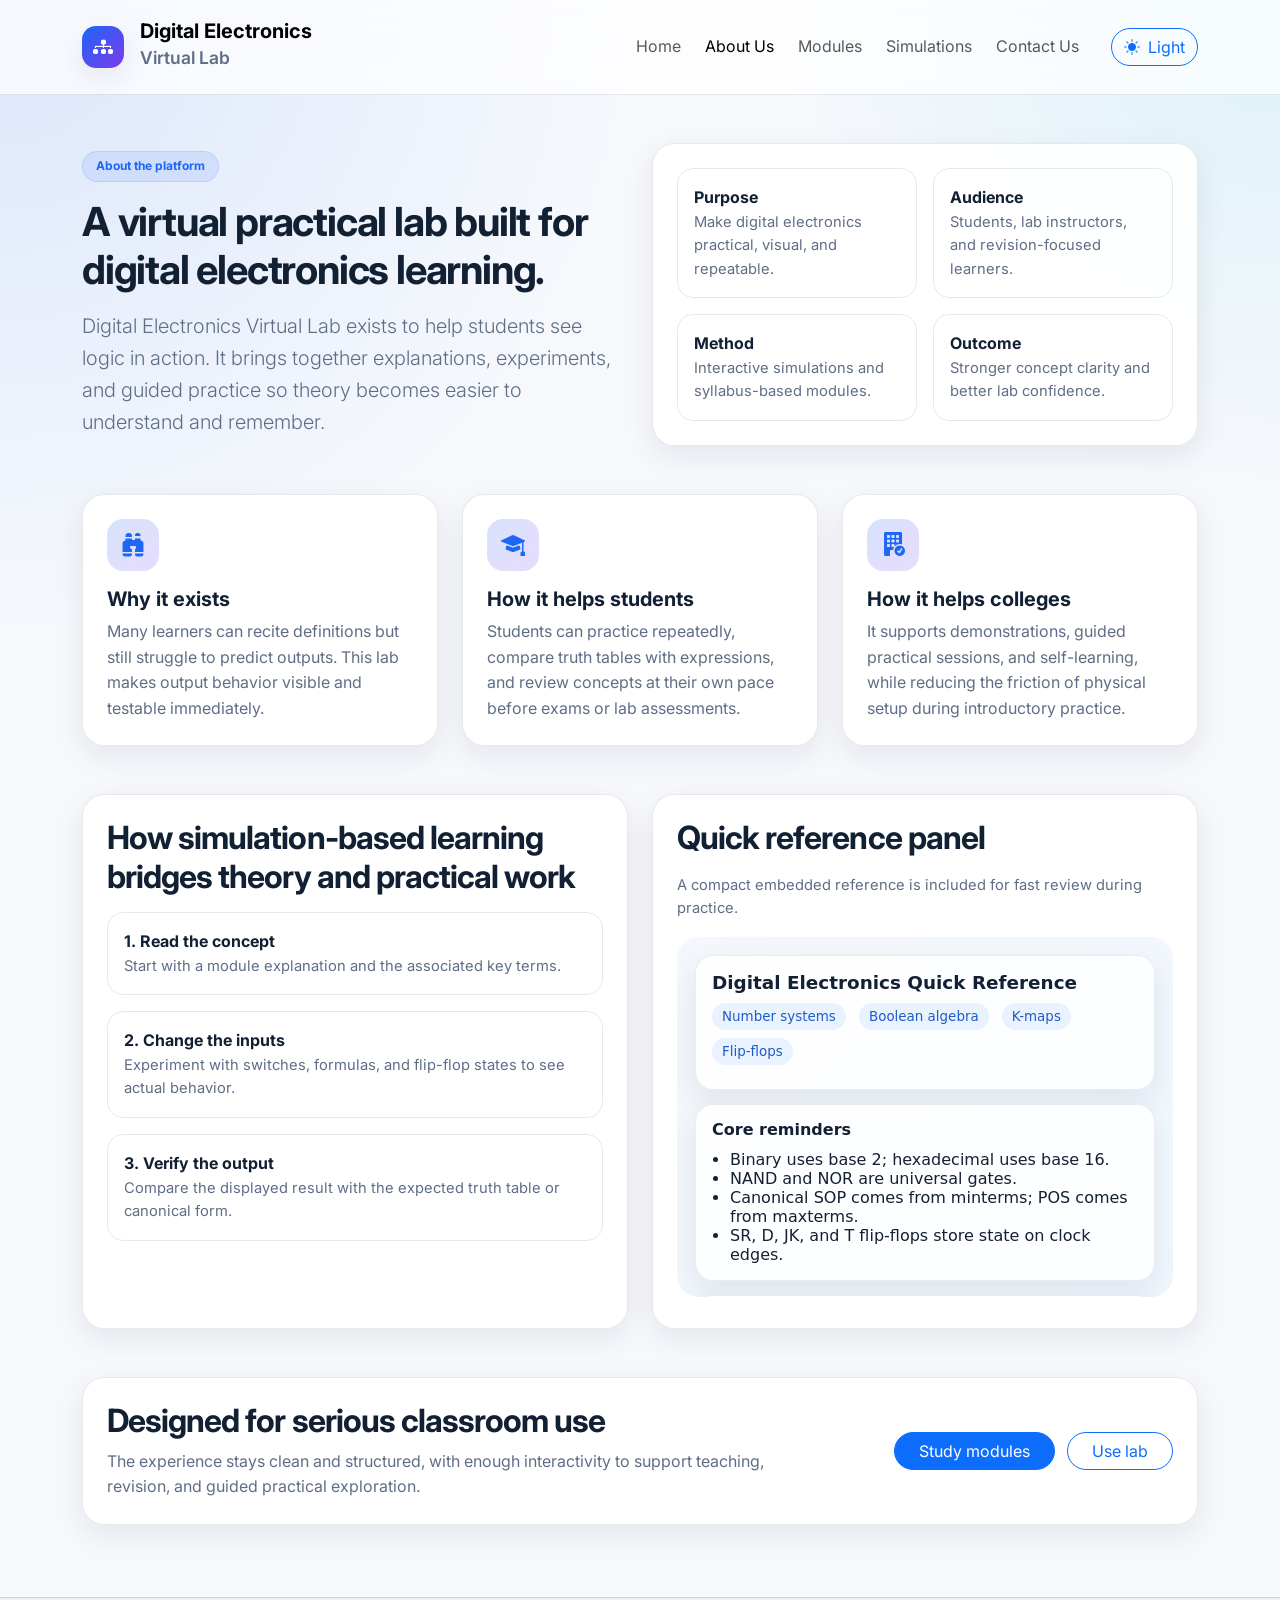
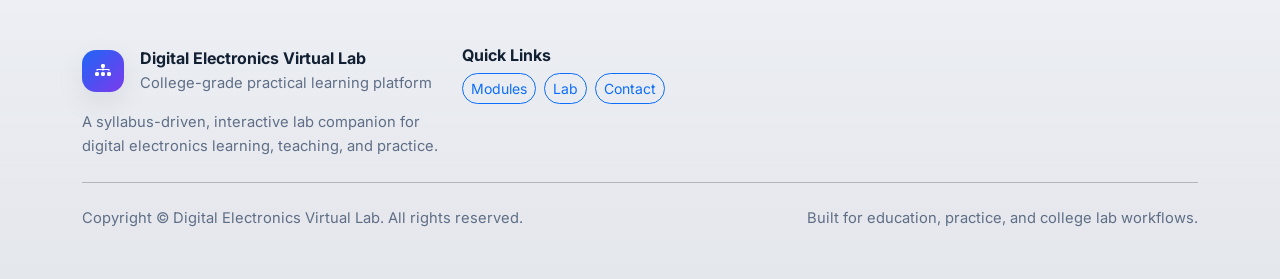
<file: digital-electronics-virtual-lab/about.html>
<!--
Developer: Tejas Kamble
Email: tejasksocials@gmail.com
Website: https://tejas-personal-portfolio-dev.vercel.app/
LinkedIn: https://www.linkedin.com/in/tejas-kamble-5342443b1?utm_source=share_via&utm_content=profile&utm_medium=member_android
Instagram: https://www.instagram.com/tejasworkspace_u1?igsh=MXRzcG55N3psbWxzbw==
GitHub: https://github.com/tejasworkspacews1-ui
-->
<!DOCTYPE html>
<html lang="en">
<head>
  <meta charset="UTF-8">
  <meta name="viewport" content="width=device-width, initial-scale=1.0">
  <meta name="description" content="Digital Electronics Virtual Lab - a college-grade interactive learning platform for digital electronics.">
  <title>About Us | Digital Electronics Virtual Lab</title>
  <link href="https://cdn.jsdelivr.net/npm/bootstrap@5.3.3/dist/css/bootstrap.min.css" rel="stylesheet">
  <link href="https://cdn.jsdelivr.net/npm/bootstrap-icons@1.11.3/font/bootstrap-icons.min.css" rel="stylesheet">
  <link rel="preconnect" href="https://fonts.googleapis.com">
  <link rel="preconnect" href="https://fonts.gstatic.com" crossorigin>
  <link href="https://fonts.googleapis.com/css2?family=Inter:wght@400;500;600;700;800;900&display=swap" rel="stylesheet">
  <link href="assets/css/style.css" rel="stylesheet">
  <!--
Developer: Tejas Kamble
Email: tejasksocials@gmail.com
Website: https://tejas-personal-portfolio-dev.vercel.app/
LinkedIn: https://www.linkedin.com/in/tejas-kamble-5342443b1?utm_source=share_via&amp;utm_content=profile&amp;utm_medium=member_android
Instagram: https://www.instagram.com/tejasworkspace_u1?igsh=MXRzcG55N3psbWxzbw==
GitHub: https://github.com/tejasworkspacews1-ui
-->
</head>
<body>
  <nav class="navbar navbar-expand-lg sticky-top navbar-glass py-3">
    <div class="container">
      <a class="navbar-brand fw-bold d-flex align-items-center gap-3" href="index.html">
        <span class="brand-mark"><i class="bi bi-diagram-3-fill"></i></span>
        <span>
          <span class="d-block lh-1">Digital Electronics</span>
          <small class="text-muted-custom fw-semibold">Virtual Lab</small>
        </span>
      </a>
      <div class="d-flex align-items-center gap-2 order-lg-2">
        <button class="btn btn-outline-primary rounded-pill d-none d-lg-inline-flex align-items-center gap-2" data-theme-toggle type="button">
          <i class="bi bi-sun-fill" data-theme-icon></i> <span data-theme-label>Light</span>
        </button>
        <button class="btn btn-primary rounded-pill d-lg-none" type="button" data-bs-toggle="offcanvas" data-bs-target="#mobileMenu" aria-controls="mobileMenu">
          <i class="bi bi-list"></i>
        </button>
      </div>
      <div class="collapse navbar-collapse d-none d-lg-block">
        <ul class="navbar-nav ms-auto align-items-lg-center gap-lg-2">
          <li class="nav-item"><a class="nav-link " href="index.html">Home</a></li>
          <li class="nav-item"><a class="nav-link active" href="about.html">About Us</a></li>
          <li class="nav-item"><a class="nav-link " href="modules.html">Modules</a></li>
          <li class="nav-item"><a class="nav-link " href="simulations.html">Simulations</a></li>
          <li class="nav-item"><a class="nav-link " href="contact.html">Contact Us</a></li>
          <li class="nav-item ms-lg-3">
            <div id="google_translate_element" class="small"></div>
          </li>
        </ul>
      </div>
    </div>
  </nav>

  <div class="offcanvas offcanvas-end" tabindex="-1" id="mobileMenu" aria-labelledby="mobileMenuLabel">
    <div class="offcanvas-header">
      <h5 class="offcanvas-title" id="mobileMenuLabel">Digital Electronics Virtual Lab</h5>
      <button type="button" class="btn-close" data-bs-dismiss="offcanvas" aria-label="Close"></button>
    </div>
    <div class="offcanvas-body d-flex flex-column gap-3">
      <a class="btn btn-outline-primary rounded-pill" href="index.html">Home</a>
      <a class="btn btn-outline-primary rounded-pill" href="about.html">About Us</a>
      <a class="btn btn-outline-primary rounded-pill" href="modules.html">Modules</a>
      <a class="btn btn-outline-primary rounded-pill" href="simulations.html">Simulations</a>
      <a class="btn btn-outline-primary rounded-pill" href="contact.html">Contact Us</a>
      <div id="google_translate_element_mobile"></div>
      <button class="btn btn-dark rounded-pill mt-2" data-theme-toggle type="button">
        <i class="bi bi-sun-fill" data-theme-icon></i> <span data-theme-label>Light</span> Mode
      </button>
    </div>
  </div>

  <main>
    
<section class="container py-5">
  <div class="row align-items-center g-4">
    <div class="col-lg-6">
      <span class="badge badge-soft mb-3">About the platform</span>
      <h1 class="display-6 fw-bold section-title mb-3">A virtual practical lab built for digital electronics learning.</h1>
      <p class="lead text-muted-custom mb-0">
        Digital Electronics Virtual Lab exists to help students see logic in action. It brings together explanations, experiments, and guided practice so theory becomes easier to understand and remember.
      </p>
    </div>
    <div class="col-lg-6">
      <div class="card-soft p-4">
        <div class="row g-3">
          <div class="col-md-6"><div class="p-3 rounded-4 border h-100" style="border-color: var(--border) !important;"><strong>Purpose</strong><p class="small-muted mb-0">Make digital electronics practical, visual, and repeatable.</p></div></div>
          <div class="col-md-6"><div class="p-3 rounded-4 border h-100" style="border-color: var(--border) !important;"><strong>Audience</strong><p class="small-muted mb-0">Students, lab instructors, and revision-focused learners.</p></div></div>
          <div class="col-md-6"><div class="p-3 rounded-4 border h-100" style="border-color: var(--border) !important;"><strong>Method</strong><p class="small-muted mb-0">Interactive simulations and syllabus-based modules.</p></div></div>
          <div class="col-md-6"><div class="p-3 rounded-4 border h-100" style="border-color: var(--border) !important;"><strong>Outcome</strong><p class="small-muted mb-0">Stronger concept clarity and better lab confidence.</p></div></div>
        </div>
      </div>
    </div>
  </div>
</section>

<section class="container pb-4">
  <div class="row g-4">
    <div class="col-lg-4">
      <div class="card-soft p-4 h-100 hover-lift">
        <div class="feature-icon"><i class="bi bi-binoculars-fill fs-4"></i></div>
        <h2 class="h5 fw-bold">Why it exists</h2>
        <p class="text-muted-custom mb-0">Many learners can recite definitions but still struggle to predict outputs. This lab makes output behavior visible and testable immediately.</p>
      </div>
    </div>
    <div class="col-lg-4">
      <div class="card-soft p-4 h-100 hover-lift">
        <div class="feature-icon"><i class="bi bi-mortarboard-fill fs-4"></i></div>
        <h2 class="h5 fw-bold">How it helps students</h2>
        <p class="text-muted-custom mb-0">Students can practice repeatedly, compare truth tables with expressions, and review concepts at their own pace before exams or lab assessments.</p>
      </div>
    </div>
    <div class="col-lg-4">
      <div class="card-soft p-4 h-100 hover-lift">
        <div class="feature-icon"><i class="bi bi-building-fill-check fs-4"></i></div>
        <h2 class="h5 fw-bold">How it helps colleges</h2>
        <p class="text-muted-custom mb-0">It supports demonstrations, guided practical sessions, and self-learning, while reducing the friction of physical setup during introductory practice.</p>
      </div>
    </div>
  </div>
</section>

<section class="container py-4">
  <div class="row g-4 align-items-stretch">
    <div class="col-lg-6">
      <div class="card-soft p-4 h-100">
        <h2 class="section-title fw-bold mb-3">How simulation-based learning bridges theory and practical work</h2>
        <div class="vstack gap-3">
          <div class="p-3 rounded-4 border" style="border-color: var(--border) !important;">
            <strong>1. Read the concept</strong>
            <p class="small-muted mb-0">Start with a module explanation and the associated key terms.</p>
          </div>
          <div class="p-3 rounded-4 border" style="border-color: var(--border) !important;">
            <strong>2. Change the inputs</strong>
            <p class="small-muted mb-0">Experiment with switches, formulas, and flip-flop states to see actual behavior.</p>
          </div>
          <div class="p-3 rounded-4 border" style="border-color: var(--border) !important;">
            <strong>3. Verify the output</strong>
            <p class="small-muted mb-0">Compare the displayed result with the expected truth table or canonical form.</p>
          </div>
        </div>
      </div>
    </div>
    <div class="col-lg-6">
      <div class="card-soft p-4 h-100 iframe-card">
        <h2 class="section-title fw-bold mb-3">Quick reference panel</h2>
        <p class="small-muted">A compact embedded reference is included for fast review during practice.</p>
        <iframe src="assets/reference-panel.html" title="Digital Electronics reference panel"></iframe>
      </div>
    </div>
  </div>
</section>

<section class="container py-4">
  <div class="card-soft p-4">
    <div class="row g-3 align-items-center">
      <div class="col-lg-8">
        <h2 class="section-title fw-bold mb-2">Designed for serious classroom use</h2>
        <p class="text-muted-custom mb-0">The experience stays clean and structured, with enough interactivity to support teaching, revision, and guided practical exploration.</p>
      </div>
      <div class="col-lg-4 text-lg-end">
        <a href="modules.html" class="btn btn-primary rounded-pill px-4 me-2">Study modules</a>
        <a href="simulations.html" class="btn btn-outline-primary rounded-pill px-4">Use lab</a>
      </div>
    </div>
  </div>
</section>

  </main>

  <footer class="footer-shell mt-5 py-5">
    <div class="container">
      <div class="row g-4 align-items-start">
        <div class="col-lg-4">
          <div class="d-flex align-items-center gap-3 mb-3">
            <span class="brand-mark"><i class="bi bi-diagram-3-fill"></i></span>
            <div>
              <div class="fw-bold">Digital Electronics Virtual Lab</div>
              <div class="small-muted">College-grade practical learning platform</div>
            </div>
          </div>
          <p class="small-muted mb-0">A syllabus-driven, interactive lab companion for digital electronics learning, teaching, and practice.</p>
        </div>
        <div class="col-lg-4">
          <h2 class="h6 fw-bold">Quick Links</h2>
          <div class="d-flex flex-wrap gap-2">
            <a class="btn btn-sm btn-outline-primary rounded-pill" href="modules.html">Modules</a>
            <a class="btn btn-sm btn-outline-primary rounded-pill" href="simulations.html">Lab</a>
            <a class="btn btn-sm btn-outline-primary rounded-pill" href="contact.html">Contact</a>
          </div>
        </div>
        <!-- <div class="col-lg-4">
          <h2 class="h6 fw-bold">Developer Credit</h2>
          <div class="small-muted">
            Tejas Kamble • tejasksocials@gmail.com<br>
            <a class="link-primary" href="https://tejas-personal-portfolio-dev.vercel.app/" target="_blank" rel="noopener noreferrer">Website</a> ·
            <a class="link-primary" href="https://www.linkedin.com/in/tejas-kamble-5342443b1?utm_source=share_via&amp;utm_content=profile&amp;utm_medium=member_android" target="_blank" rel="noopener noreferrer">LinkedIn</a> ·
            <a class="link-primary" href="https://www.instagram.com/tejasworkspace_u1?igsh=MXRzcG55N3psbWxzbw==" target="_blank" rel="noopener noreferrer">Instagram</a> ·
            <a class="link-primary" href="https://github.com/tejasworkspacews1-ui" target="_blank" rel="noopener noreferrer">GitHub</a>
          </div>
        </div> -->
      </div>
      <hr class="my-4">
      <div class="d-flex flex-column flex-md-row justify-content-between align-items-md-center gap-2">
        <div class="small-muted">Copyright © Digital Electronics Virtual Lab. All rights reserved.</div>
        <div class="small-muted">Built for education, practice, and college lab workflows.</div>
      </div>
    </div>
  </footer>

  <script src="https://cdn.jsdelivr.net/npm/bootstrap@5.3.3/dist/js/bootstrap.bundle.min.js"></script>
  <script src="assets/js/main.js"></script>
</body>
</html>
</file>
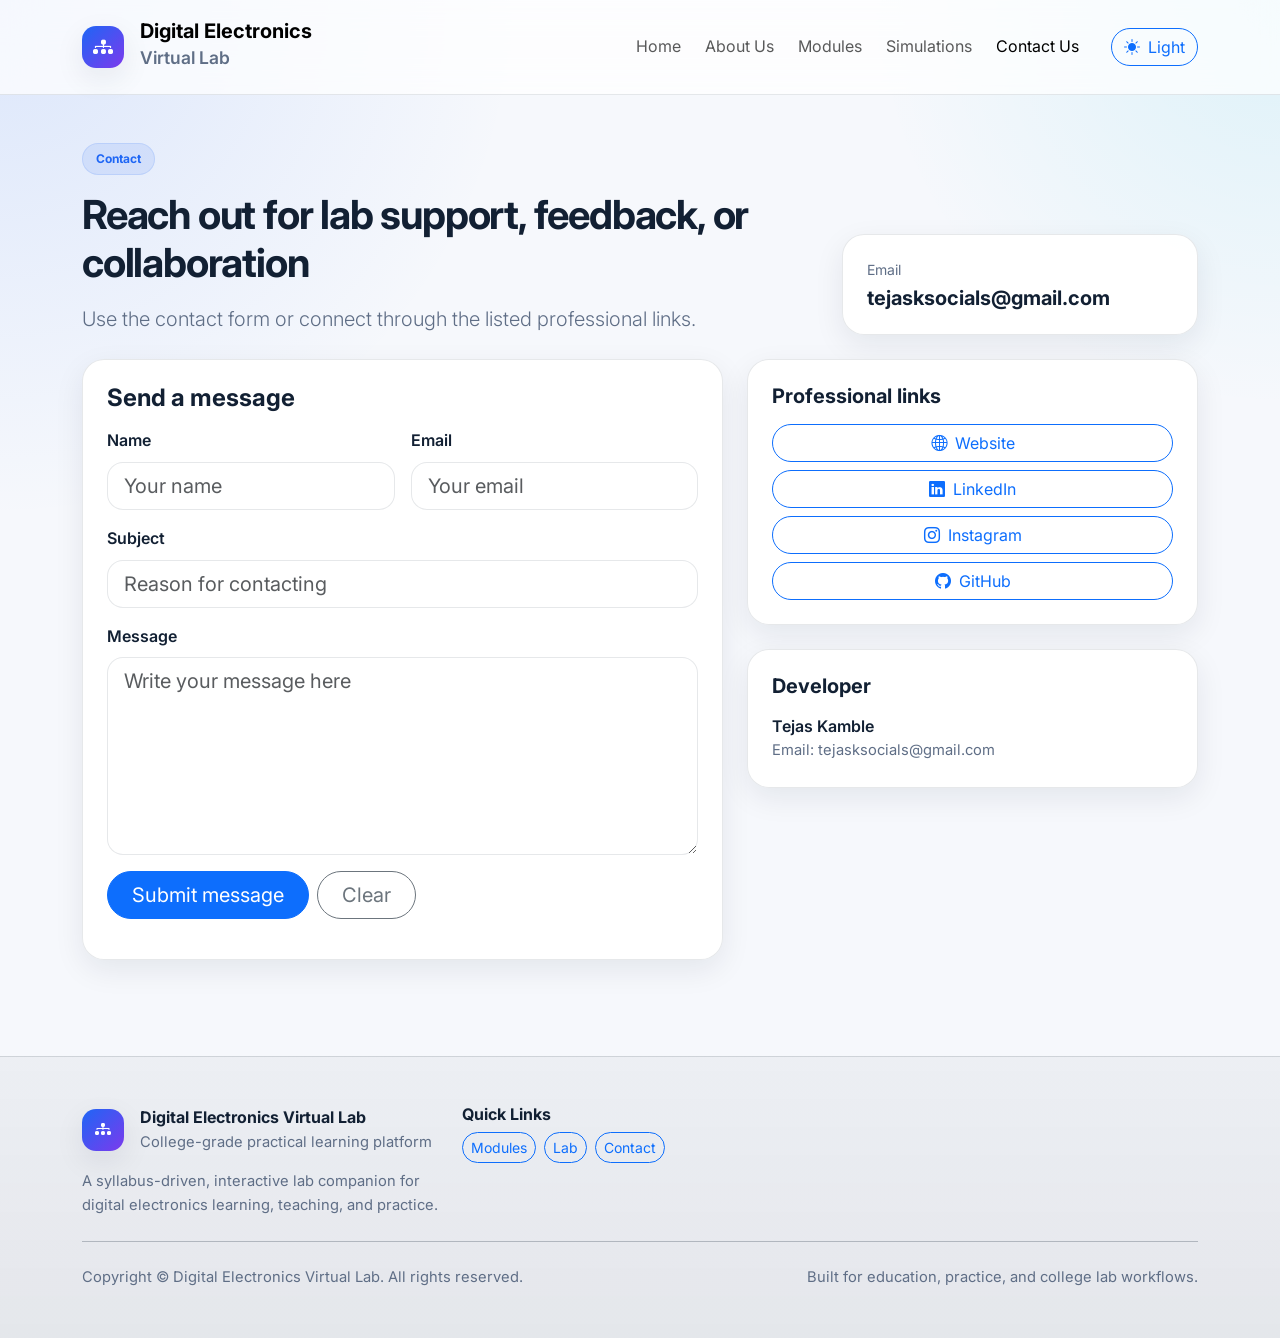
<file: digital-electronics-virtual-lab/contact.html>
<!--
Developer: Tejas Kamble
Email: tejasksocials@gmail.com
Website: https://tejas-personal-portfolio-dev.vercel.app/
LinkedIn: https://www.linkedin.com/in/tejas-kamble-5342443b1?utm_source=share_via&utm_content=profile&utm_medium=member_android
Instagram: https://www.instagram.com/tejasworkspace_u1?igsh=MXRzcG55N3psbWxzbw==
GitHub: https://github.com/tejasworkspacews1-ui
-->
<!DOCTYPE html>
<html lang="en">
<head>
  <meta charset="UTF-8">
  <meta name="viewport" content="width=device-width, initial-scale=1.0">
  <meta name="description" content="Digital Electronics Virtual Lab - a college-grade interactive learning platform for digital electronics.">
  <title>Contact Us | Digital Electronics Virtual Lab</title>
  <link href="https://cdn.jsdelivr.net/npm/bootstrap@5.3.3/dist/css/bootstrap.min.css" rel="stylesheet">
  <link href="https://cdn.jsdelivr.net/npm/bootstrap-icons@1.11.3/font/bootstrap-icons.min.css" rel="stylesheet">
  <link rel="preconnect" href="https://fonts.googleapis.com">
  <link rel="preconnect" href="https://fonts.gstatic.com" crossorigin>
  <link href="https://fonts.googleapis.com/css2?family=Inter:wght@400;500;600;700;800;900&display=swap" rel="stylesheet">
  <link href="assets/css/style.css" rel="stylesheet">
  <!--
Developer: Tejas Kamble
Email: tejasksocials@gmail.com
Website: https://tejas-personal-portfolio-dev.vercel.app/
LinkedIn: https://www.linkedin.com/in/tejas-kamble-5342443b1?utm_source=share_via&amp;utm_content=profile&amp;utm_medium=member_android
Instagram: https://www.instagram.com/tejasworkspace_u1?igsh=MXRzcG55N3psbWxzbw==
GitHub: https://github.com/tejasworkspacews1-ui
-->
</head>
<body>
  <nav class="navbar navbar-expand-lg sticky-top navbar-glass py-3">
    <div class="container">
      <a class="navbar-brand fw-bold d-flex align-items-center gap-3" href="index.html">
        <span class="brand-mark"><i class="bi bi-diagram-3-fill"></i></span>
        <span>
          <span class="d-block lh-1">Digital Electronics</span>
          <small class="text-muted-custom fw-semibold">Virtual Lab</small>
        </span>
      </a>
      <div class="d-flex align-items-center gap-2 order-lg-2">
        <button class="btn btn-outline-primary rounded-pill d-none d-lg-inline-flex align-items-center gap-2" data-theme-toggle type="button">
          <i class="bi bi-sun-fill" data-theme-icon></i> <span data-theme-label>Light</span>
        </button>
        <button class="btn btn-primary rounded-pill d-lg-none" type="button" data-bs-toggle="offcanvas" data-bs-target="#mobileMenu" aria-controls="mobileMenu">
          <i class="bi bi-list"></i>
        </button>
      </div>
      <div class="collapse navbar-collapse d-none d-lg-block">
        <ul class="navbar-nav ms-auto align-items-lg-center gap-lg-2">
          <li class="nav-item"><a class="nav-link " href="index.html">Home</a></li>
          <li class="nav-item"><a class="nav-link " href="about.html">About Us</a></li>
          <li class="nav-item"><a class="nav-link " href="modules.html">Modules</a></li>
          <li class="nav-item"><a class="nav-link " href="simulations.html">Simulations</a></li>
          <li class="nav-item"><a class="nav-link active" href="contact.html">Contact Us</a></li>
          <li class="nav-item ms-lg-3">
            <div id="google_translate_element" class="small"></div>
          </li>
        </ul>
      </div>
    </div>
  </nav>

  <div class="offcanvas offcanvas-end" tabindex="-1" id="mobileMenu" aria-labelledby="mobileMenuLabel">
    <div class="offcanvas-header">
      <h5 class="offcanvas-title" id="mobileMenuLabel">Digital Electronics Virtual Lab</h5>
      <button type="button" class="btn-close" data-bs-dismiss="offcanvas" aria-label="Close"></button>
    </div>
    <div class="offcanvas-body d-flex flex-column gap-3">
      <a class="btn btn-outline-primary rounded-pill" href="index.html">Home</a>
      <a class="btn btn-outline-primary rounded-pill" href="about.html">About Us</a>
      <a class="btn btn-outline-primary rounded-pill" href="modules.html">Modules</a>
      <a class="btn btn-outline-primary rounded-pill" href="simulations.html">Simulations</a>
      <a class="btn btn-outline-primary rounded-pill" href="contact.html">Contact Us</a>
      <div id="google_translate_element_mobile"></div>
      <button class="btn btn-dark rounded-pill mt-2" data-theme-toggle type="button">
        <i class="bi bi-sun-fill" data-theme-icon></i> <span data-theme-label>Light</span> Mode
      </button>
    </div>
  </div>

  <main>
    
<section class="container py-5">
  <div class="row align-items-end g-4 mb-4">
    <div class="col-lg-8">
      <span class="badge badge-soft mb-3">Contact</span>
      <h1 class="display-6 fw-bold section-title mb-3">Reach out for lab support, feedback, or collaboration</h1>
      <p class="lead text-muted-custom mb-0">Use the contact form or connect through the listed professional links.</p>
    </div>
    <div class="col-lg-4">
      <div class="card-soft p-4">
        <div class="small text-muted-custom mb-1">Email</div>
        <div class="h5 fw-bold mb-0">tejasksocials@gmail.com</div>
      </div>
    </div>
  </div>

  <div class="row g-4">
    <div class="col-lg-7">
      <div class="card-soft p-4">
        <h2 class="h4 fw-bold mb-3">Send a message</h2>
        <form id="contactForm" class="row g-3">
          <div class="col-md-6">
            <label class="form-label fw-semibold">Name</label>
            <input class="form-control form-control-lg" type="text" required placeholder="Your name">
          </div>
          <div class="col-md-6">
            <label class="form-label fw-semibold">Email</label>
            <input class="form-control form-control-lg" type="email" required placeholder="Your email">
          </div>
          <div class="col-12">
            <label class="form-label fw-semibold">Subject</label>
            <input class="form-control form-control-lg" type="text" required placeholder="Reason for contacting">
          </div>
          <div class="col-12">
            <label class="form-label fw-semibold">Message</label>
            <textarea class="form-control form-control-lg" rows="6" required placeholder="Write your message here"></textarea>
          </div>
          <div class="col-12 d-flex flex-wrap gap-2">
            <button class="btn btn-primary btn-lg rounded-pill px-4" type="submit">Submit message</button>
            <button class="btn btn-outline-secondary btn-lg rounded-pill px-4" type="reset">Clear</button>
          </div>
        </form>
        <div id="contactAlert" class="mt-3"></div>
      </div>
    </div>
    <div class="col-lg-5">
      <div class="vstack gap-4">
        <div class="card-soft p-4">
          <h2 class="h5 fw-bold mb-3">Professional links</h2>
          <div class="d-grid gap-2">
            <a class="btn btn-outline-primary rounded-pill justify-content-start" href="https://tejas-personal-portfolio-dev.vercel.app/" target="_blank" rel="noopener noreferrer"><i class="bi bi-globe2 me-2"></i>Website</a>
            <a class="btn btn-outline-primary rounded-pill justify-content-start" href="https://www.linkedin.com/in/tejas-kamble-5342443b1?utm_source=share_via&amp;utm_content=profile&amp;utm_medium=member_android" target="_blank" rel="noopener noreferrer"><i class="bi bi-linkedin me-2"></i>LinkedIn</a>
            <a class="btn btn-outline-primary rounded-pill justify-content-start" href="https://www.instagram.com/tejasworkspace_u1?igsh=MXRzcG55N3psbWxzbw==" target="_blank" rel="noopener noreferrer"><i class="bi bi-instagram me-2"></i>Instagram</a>
            <a class="btn btn-outline-primary rounded-pill justify-content-start" href="https://github.com/tejasworkspacews1-ui" target="_blank" rel="noopener noreferrer"><i class="bi bi-github me-2"></i>GitHub</a>
          </div>
        </div>
        <div class="card-soft p-4">
          <h2 class="h5 fw-bold mb-3">Developer</h2>
          <div class="fw-semibold">Tejas Kamble</div>
          <div class="small-muted">Email: tejasksocials@gmail.com</div>
        </div>
      </div>
    </div>
  </div>
</section>

  </main>

  <footer class="footer-shell mt-5 py-5">
    <div class="container">
      <div class="row g-4 align-items-start">
        <div class="col-lg-4">
          <div class="d-flex align-items-center gap-3 mb-3">
            <span class="brand-mark"><i class="bi bi-diagram-3-fill"></i></span>
            <div>
              <div class="fw-bold">Digital Electronics Virtual Lab</div>
              <div class="small-muted">College-grade practical learning platform</div>
            </div>
          </div>
          <p class="small-muted mb-0">A syllabus-driven, interactive lab companion for digital electronics learning, teaching, and practice.</p>
        </div>
        <div class="col-lg-4">
          <h2 class="h6 fw-bold">Quick Links</h2>
          <div class="d-flex flex-wrap gap-2">
            <a class="btn btn-sm btn-outline-primary rounded-pill" href="modules.html">Modules</a>
            <a class="btn btn-sm btn-outline-primary rounded-pill" href="simulations.html">Lab</a>
            <a class="btn btn-sm btn-outline-primary rounded-pill" href="contact.html">Contact</a>
          </div>
        </div>
        <!-- <div class="col-lg-4">
          <h2 class="h6 fw-bold">Developer Credit</h2>
          <div class="small-muted">
            Tejas Kamble • tejasksocials@gmail.com<br>
            <a class="link-primary" href="https://tejas-personal-portfolio-dev.vercel.app/" target="_blank" rel="noopener noreferrer">Website</a> ·
            <a class="link-primary" href="https://www.linkedin.com/in/tejas-kamble-5342443b1?utm_source=share_via&amp;utm_content=profile&amp;utm_medium=member_android" target="_blank" rel="noopener noreferrer">LinkedIn</a> ·
            <a class="link-primary" href="https://www.instagram.com/tejasworkspace_u1?igsh=MXRzcG55N3psbWxzbw==" target="_blank" rel="noopener noreferrer">Instagram</a> ·
            <a class="link-primary" href="https://github.com/tejasworkspacews1-ui" target="_blank" rel="noopener noreferrer">GitHub</a>
          </div>
        </div> -->
      </div>
      <hr class="my-4">
      <div class="d-flex flex-column flex-md-row justify-content-between align-items-md-center gap-2">
        <div class="small-muted">Copyright © Digital Electronics Virtual Lab. All rights reserved.</div>
        <div class="small-muted">Built for education, practice, and college lab workflows.</div>
      </div>
    </div>
  </footer>

  <script src="https://cdn.jsdelivr.net/npm/bootstrap@5.3.3/dist/js/bootstrap.bundle.min.js"></script>
  <script src="assets/js/main.js"></script>
</body>
</html>
</file>
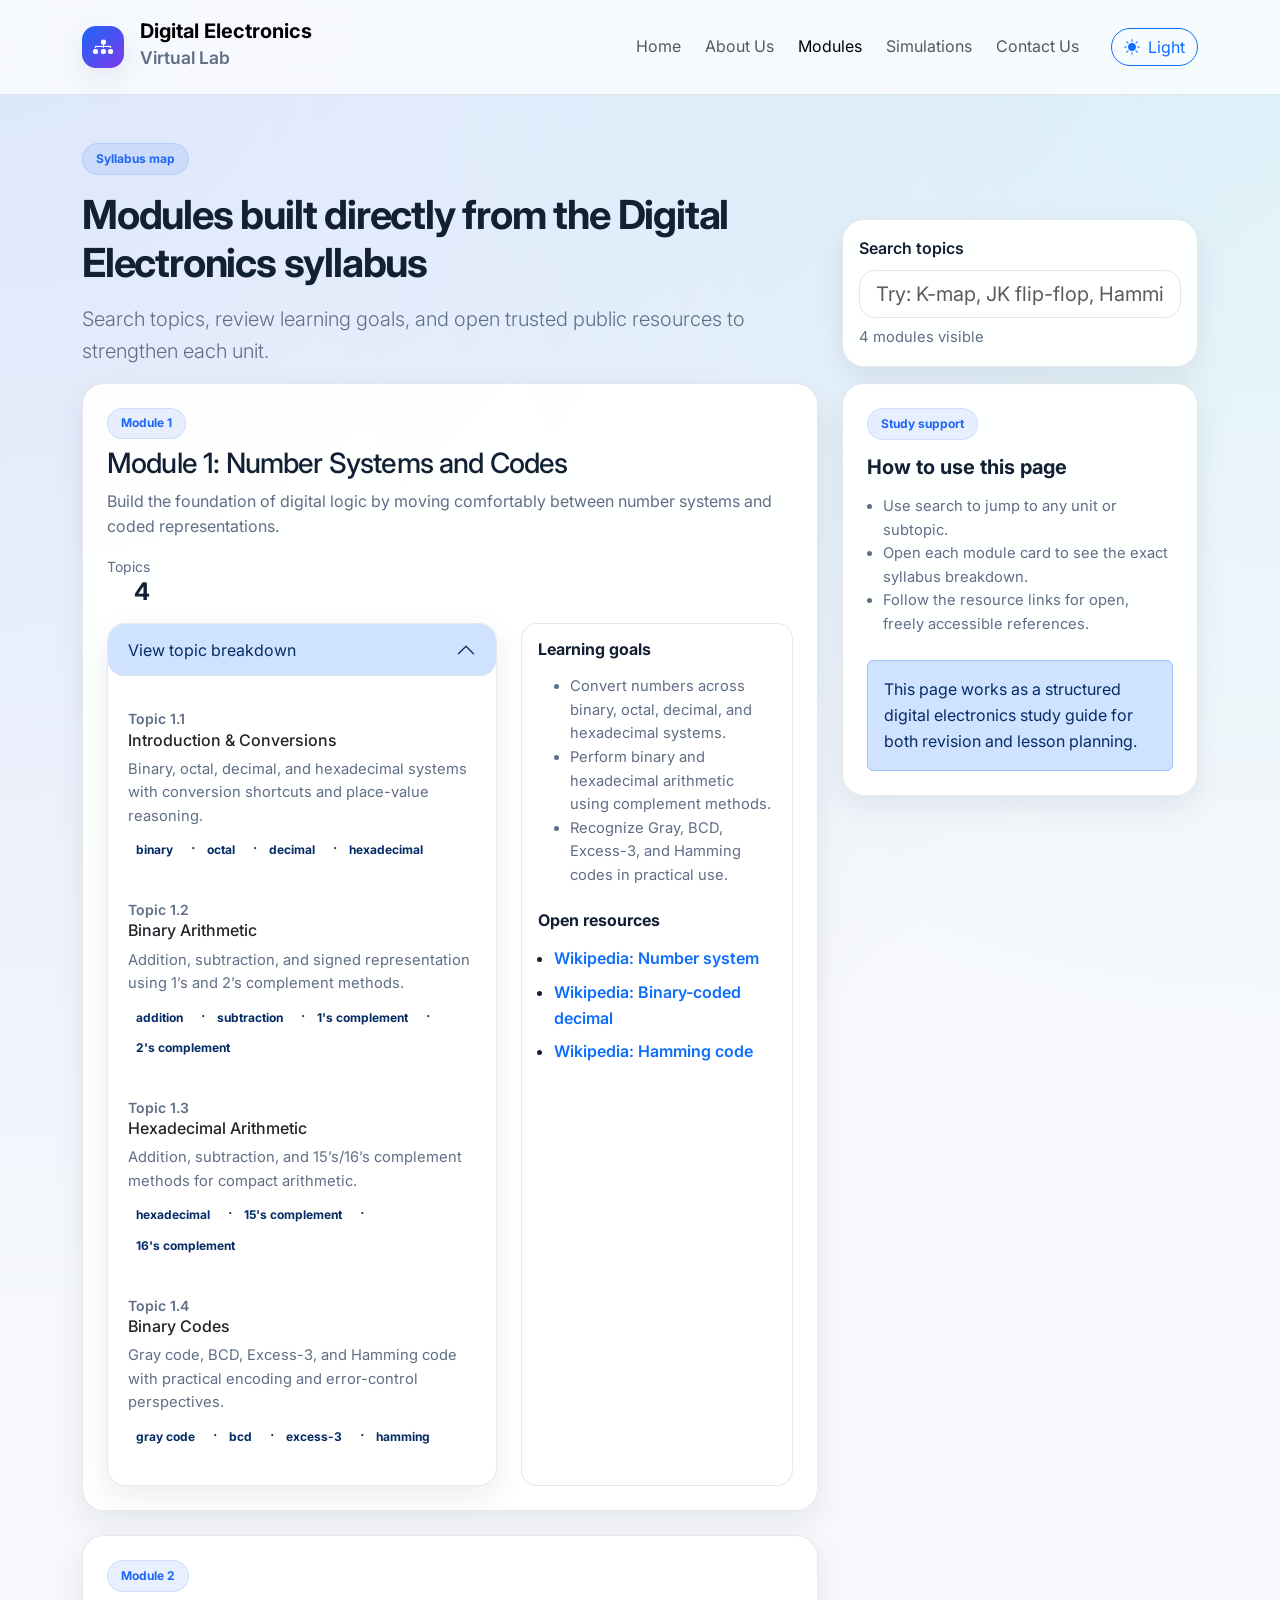
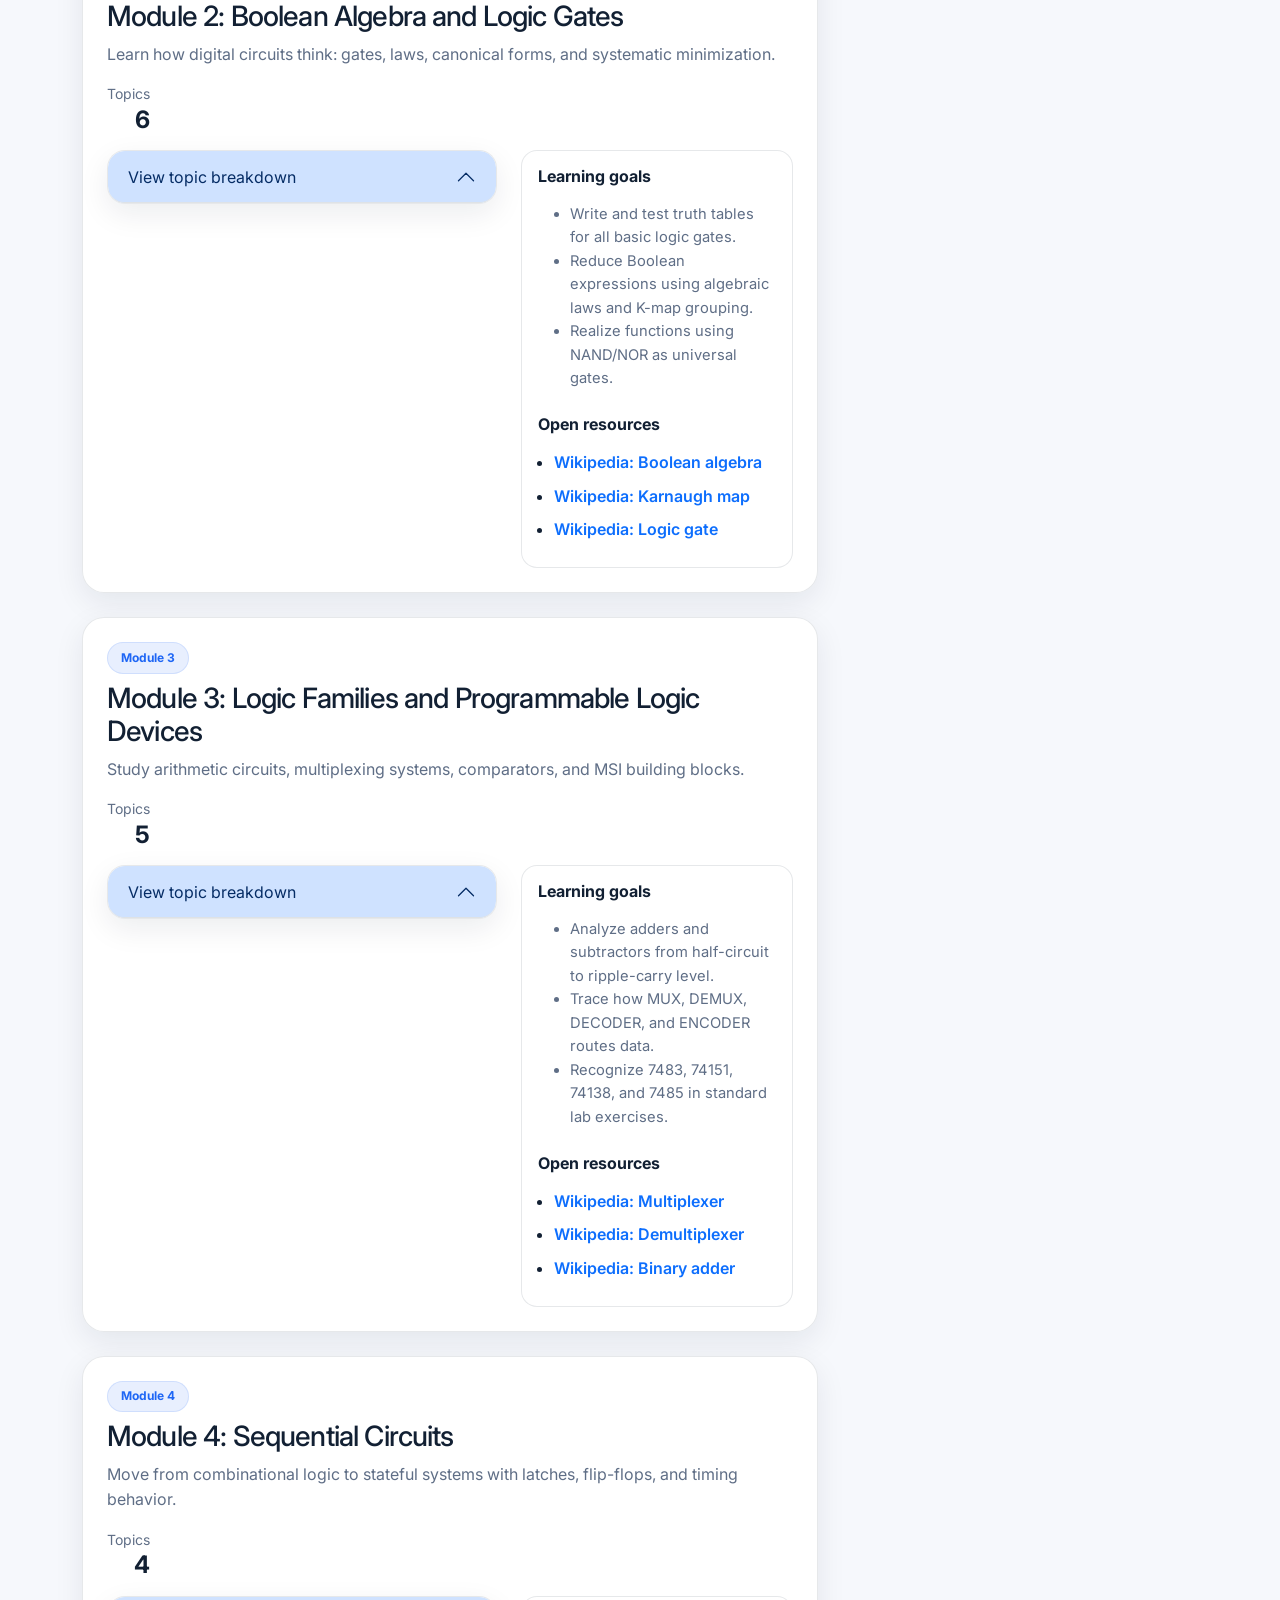
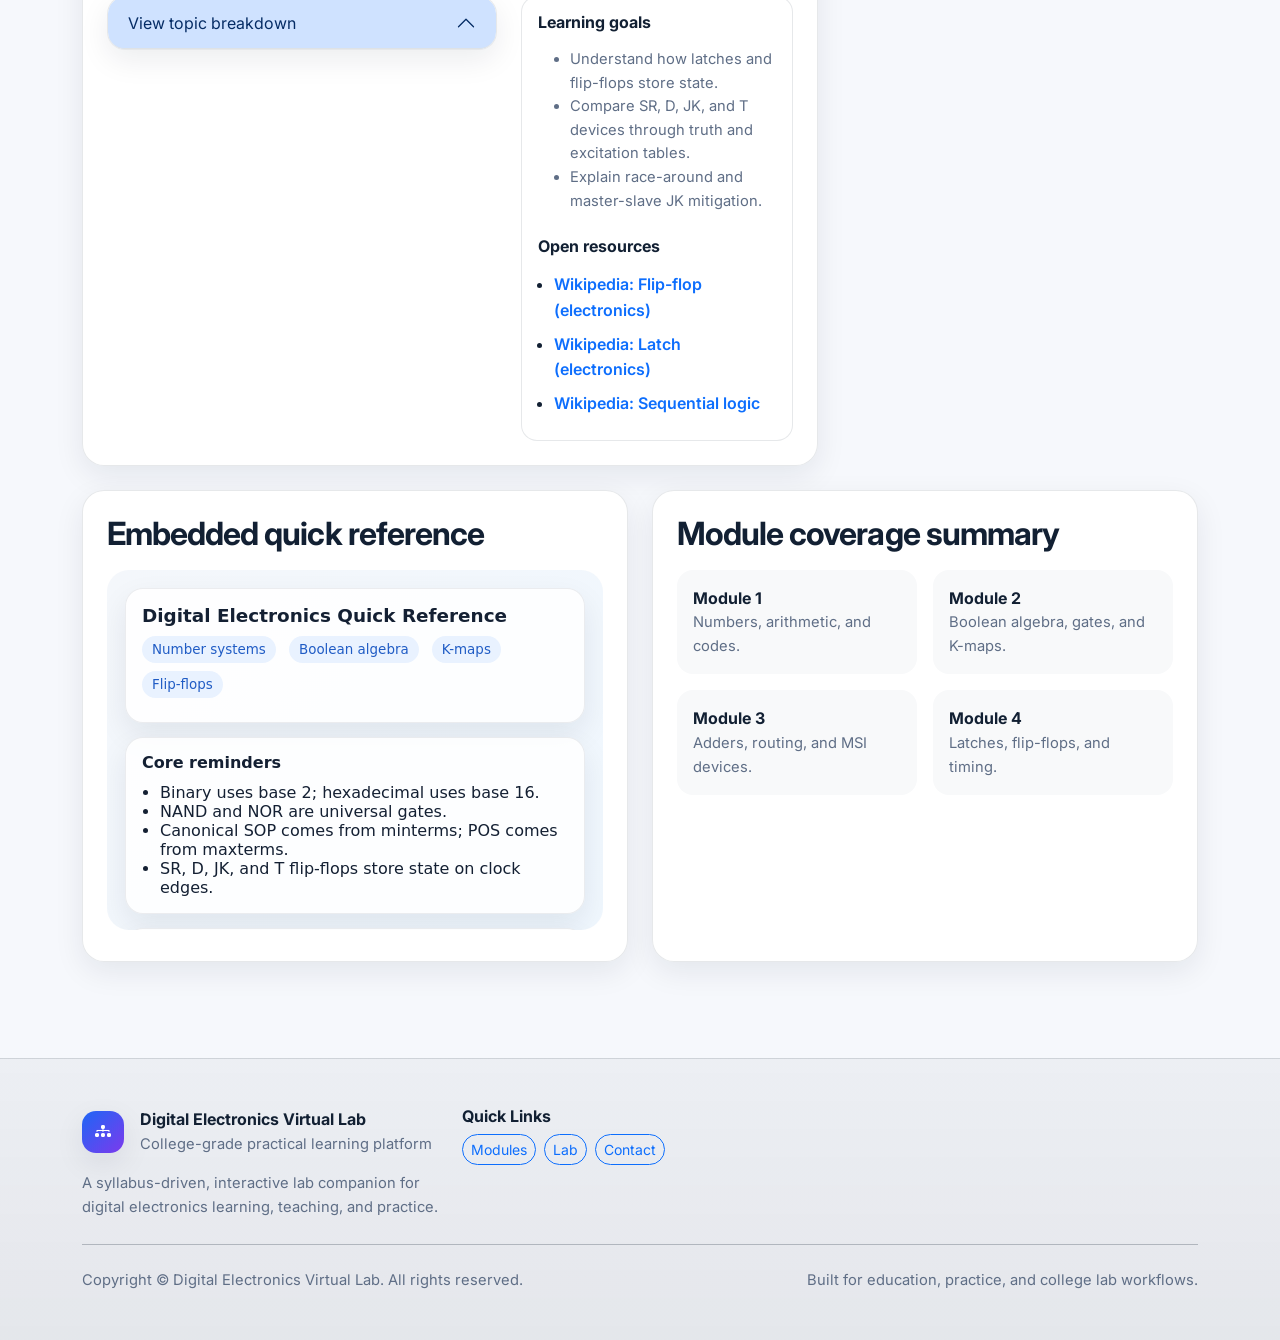
<file: digital-electronics-virtual-lab/modules.html>
<!--
Developer: Tejas Kamble
Email: tejasksocials@gmail.com
Website: https://tejas-personal-portfolio-dev.vercel.app/
LinkedIn: https://www.linkedin.com/in/tejas-kamble-5342443b1?utm_source=share_via&utm_content=profile&utm_medium=member_android
Instagram: https://www.instagram.com/tejasworkspace_u1?igsh=MXRzcG55N3psbWxzbw==
GitHub: https://github.com/tejasworkspacews1-ui
-->
<!DOCTYPE html>
<html lang="en">
<head>
  <meta charset="UTF-8">
  <meta name="viewport" content="width=device-width, initial-scale=1.0">
  <meta name="description" content="Digital Electronics Virtual Lab - a college-grade interactive learning platform for digital electronics.">
  <title>Modules | Digital Electronics Virtual Lab</title>
  <link href="https://cdn.jsdelivr.net/npm/bootstrap@5.3.3/dist/css/bootstrap.min.css" rel="stylesheet">
  <link href="https://cdn.jsdelivr.net/npm/bootstrap-icons@1.11.3/font/bootstrap-icons.min.css" rel="stylesheet">
  <link rel="preconnect" href="https://fonts.googleapis.com">
  <link rel="preconnect" href="https://fonts.gstatic.com" crossorigin>
  <link href="https://fonts.googleapis.com/css2?family=Inter:wght@400;500;600;700;800;900&display=swap" rel="stylesheet">
  <link href="assets/css/style.css" rel="stylesheet">
  <!--
Developer: Tejas Kamble
Email: tejasksocials@gmail.com
Website: https://tejas-personal-portfolio-dev.vercel.app/
LinkedIn: https://www.linkedin.com/in/tejas-kamble-5342443b1?utm_source=share_via&amp;utm_content=profile&amp;utm_medium=member_android
Instagram: https://www.instagram.com/tejasworkspace_u1?igsh=MXRzcG55N3psbWxzbw==
GitHub: https://github.com/tejasworkspacews1-ui
-->
</head>
<body>
  <nav class="navbar navbar-expand-lg sticky-top navbar-glass py-3">
    <div class="container">
      <a class="navbar-brand fw-bold d-flex align-items-center gap-3" href="index.html">
        <span class="brand-mark"><i class="bi bi-diagram-3-fill"></i></span>
        <span>
          <span class="d-block lh-1">Digital Electronics</span>
          <small class="text-muted-custom fw-semibold">Virtual Lab</small>
        </span>
      </a>
      <div class="d-flex align-items-center gap-2 order-lg-2">
        <button class="btn btn-outline-primary rounded-pill d-none d-lg-inline-flex align-items-center gap-2" data-theme-toggle type="button">
          <i class="bi bi-sun-fill" data-theme-icon></i> <span data-theme-label>Light</span>
        </button>
        <button class="btn btn-primary rounded-pill d-lg-none" type="button" data-bs-toggle="offcanvas" data-bs-target="#mobileMenu" aria-controls="mobileMenu">
          <i class="bi bi-list"></i>
        </button>
      </div>
      <div class="collapse navbar-collapse d-none d-lg-block">
        <ul class="navbar-nav ms-auto align-items-lg-center gap-lg-2">
          <li class="nav-item"><a class="nav-link " href="index.html">Home</a></li>
          <li class="nav-item"><a class="nav-link " href="about.html">About Us</a></li>
          <li class="nav-item"><a class="nav-link active" href="modules.html">Modules</a></li>
          <li class="nav-item"><a class="nav-link " href="simulations.html">Simulations</a></li>
          <li class="nav-item"><a class="nav-link " href="contact.html">Contact Us</a></li>
          <li class="nav-item ms-lg-3">
            <div id="google_translate_element" class="small"></div>
          </li>
        </ul>
      </div>
    </div>
  </nav>

  <div class="offcanvas offcanvas-end" tabindex="-1" id="mobileMenu" aria-labelledby="mobileMenuLabel">
    <div class="offcanvas-header">
      <h5 class="offcanvas-title" id="mobileMenuLabel">Digital Electronics Virtual Lab</h5>
      <button type="button" class="btn-close" data-bs-dismiss="offcanvas" aria-label="Close"></button>
    </div>
    <div class="offcanvas-body d-flex flex-column gap-3">
      <a class="btn btn-outline-primary rounded-pill" href="index.html">Home</a>
      <a class="btn btn-outline-primary rounded-pill" href="about.html">About Us</a>
      <a class="btn btn-outline-primary rounded-pill" href="modules.html">Modules</a>
      <a class="btn btn-outline-primary rounded-pill" href="simulations.html">Simulations</a>
      <a class="btn btn-outline-primary rounded-pill" href="contact.html">Contact Us</a>
      <div id="google_translate_element_mobile"></div>
      <button class="btn btn-dark rounded-pill mt-2" data-theme-toggle type="button">
        <i class="bi bi-sun-fill" data-theme-icon></i> <span data-theme-label>Light</span> Mode
      </button>
    </div>
  </div>

  <main>
    
<section class="container py-5">
  <div class="row align-items-end g-4 mb-3">
    <div class="col-lg-8">
      <span class="badge badge-soft mb-3">Syllabus map</span>
      <h1 class="display-6 fw-bold section-title mb-3">Modules built directly from the Digital Electronics syllabus</h1>
      <p class="lead text-muted-custom mb-0">Search topics, review learning goals, and open trusted public resources to strengthen each unit.</p>
    </div>
    <div class="col-lg-4">
      <div class="card-soft p-3">
        <label for="moduleSearch" class="form-label fw-semibold mb-2">Search topics</label>
        <input id="moduleSearch" class="form-control form-control-lg" placeholder="Try: K-map, JK flip-flop, Hamming code">
        <div class="small-muted mt-2" id="moduleCount">Loading modules…</div>
      </div>
    </div>
  </div>

  <div class="row g-4 mb-4">
    <div class="col-lg-8">
      <div id="modulesGrid" class="row g-4"></div>
    </div>
    <div class="col-lg-4">
      <div class="card-soft p-4 filter-wrap">
        <span class="badge badge-soft mb-3">Study support</span>
        <h2 class="h5 fw-bold mb-3">How to use this page</h2>
        <ul class="small-muted ps-3 mb-4">
          <li>Use search to jump to any unit or subtopic.</li>
          <li>Open each module card to see the exact syllabus breakdown.</li>
          <li>Follow the resource links for open, freely accessible references.</li>
        </ul>
        <div class="alert alert-primary mb-0">
          This page works as a structured digital electronics study guide for both revision and lesson planning.
        </div>
      </div>
    </div>
  </div>

  <div class="row g-4 align-items-stretch">
    <div class="col-lg-6">
      <div class="card-soft p-4 h-100 iframe-card">
        <h2 class="section-title fw-bold mb-3">Embedded quick reference</h2>
        <iframe src="assets/reference-panel.html" title="Reference panel"></iframe>
      </div>
    </div>
    <div class="col-lg-6">
      <div class="card-soft p-4 h-100">
        <h2 class="section-title fw-bold mb-3">Module coverage summary</h2>
        <div class="row g-3">
          <div class="col-6"><div class="p-3 rounded-4 bg-body-tertiary h-100"><strong>Module 1</strong><p class="small-muted mb-0">Numbers, arithmetic, and codes.</p></div></div>
          <div class="col-6"><div class="p-3 rounded-4 bg-body-tertiary h-100"><strong>Module 2</strong><p class="small-muted mb-0">Boolean algebra, gates, and K-maps.</p></div></div>
          <div class="col-6"><div class="p-3 rounded-4 bg-body-tertiary h-100"><strong>Module 3</strong><p class="small-muted mb-0">Adders, routing, and MSI devices.</p></div></div>
          <div class="col-6"><div class="p-3 rounded-4 bg-body-tertiary h-100"><strong>Module 4</strong><p class="small-muted mb-0">Latches, flip-flops, and timing.</p></div></div>
        </div>
      </div>
    </div>
  </div>
</section>

  </main>

  <footer class="footer-shell mt-5 py-5">
    <div class="container">
      <div class="row g-4 align-items-start">
        <div class="col-lg-4">
          <div class="d-flex align-items-center gap-3 mb-3">
            <span class="brand-mark"><i class="bi bi-diagram-3-fill"></i></span>
            <div>
              <div class="fw-bold">Digital Electronics Virtual Lab</div>
              <div class="small-muted">College-grade practical learning platform</div>
            </div>
          </div>
          <p class="small-muted mb-0">A syllabus-driven, interactive lab companion for digital electronics learning, teaching, and practice.</p>
        </div>
        <div class="col-lg-4">
          <h2 class="h6 fw-bold">Quick Links</h2>
          <div class="d-flex flex-wrap gap-2">
            <a class="btn btn-sm btn-outline-primary rounded-pill" href="modules.html">Modules</a>
            <a class="btn btn-sm btn-outline-primary rounded-pill" href="simulations.html">Lab</a>
            <a class="btn btn-sm btn-outline-primary rounded-pill" href="contact.html">Contact</a>
          </div>
        </div>
        <!-- <div class="col-lg-4">
          <h2 class="h6 fw-bold">Developer Credit</h2>
          <div class="small-muted">
            Tejas Kamble • tejasksocials@gmail.com<br>
            <a class="link-primary" href="https://tejas-personal-portfolio-dev.vercel.app/" target="_blank" rel="noopener noreferrer">Website</a> ·
            <a class="link-primary" href="https://www.linkedin.com/in/tejas-kamble-5342443b1?utm_source=share_via&amp;utm_content=profile&amp;utm_medium=member_android" target="_blank" rel="noopener noreferrer">LinkedIn</a> ·
            <a class="link-primary" href="https://www.instagram.com/tejasworkspace_u1?igsh=MXRzcG55N3psbWxzbw==" target="_blank" rel="noopener noreferrer">Instagram</a> ·
            <a class="link-primary" href="https://github.com/tejasworkspacews1-ui" target="_blank" rel="noopener noreferrer">GitHub</a>
          </div>
        </div> -->
      </div>
      <hr class="my-4">
      <div class="d-flex flex-column flex-md-row justify-content-between align-items-md-center gap-2">
        <div class="small-muted">Copyright © Digital Electronics Virtual Lab. All rights reserved.</div>
        <div class="small-muted">Built for education, practice, and college lab workflows.</div>
      </div>
    </div>
  </footer>

  <script src="https://cdn.jsdelivr.net/npm/bootstrap@5.3.3/dist/js/bootstrap.bundle.min.js"></script>
  <script src="assets/js/main.js"></script>
</body>
</html>
</file>
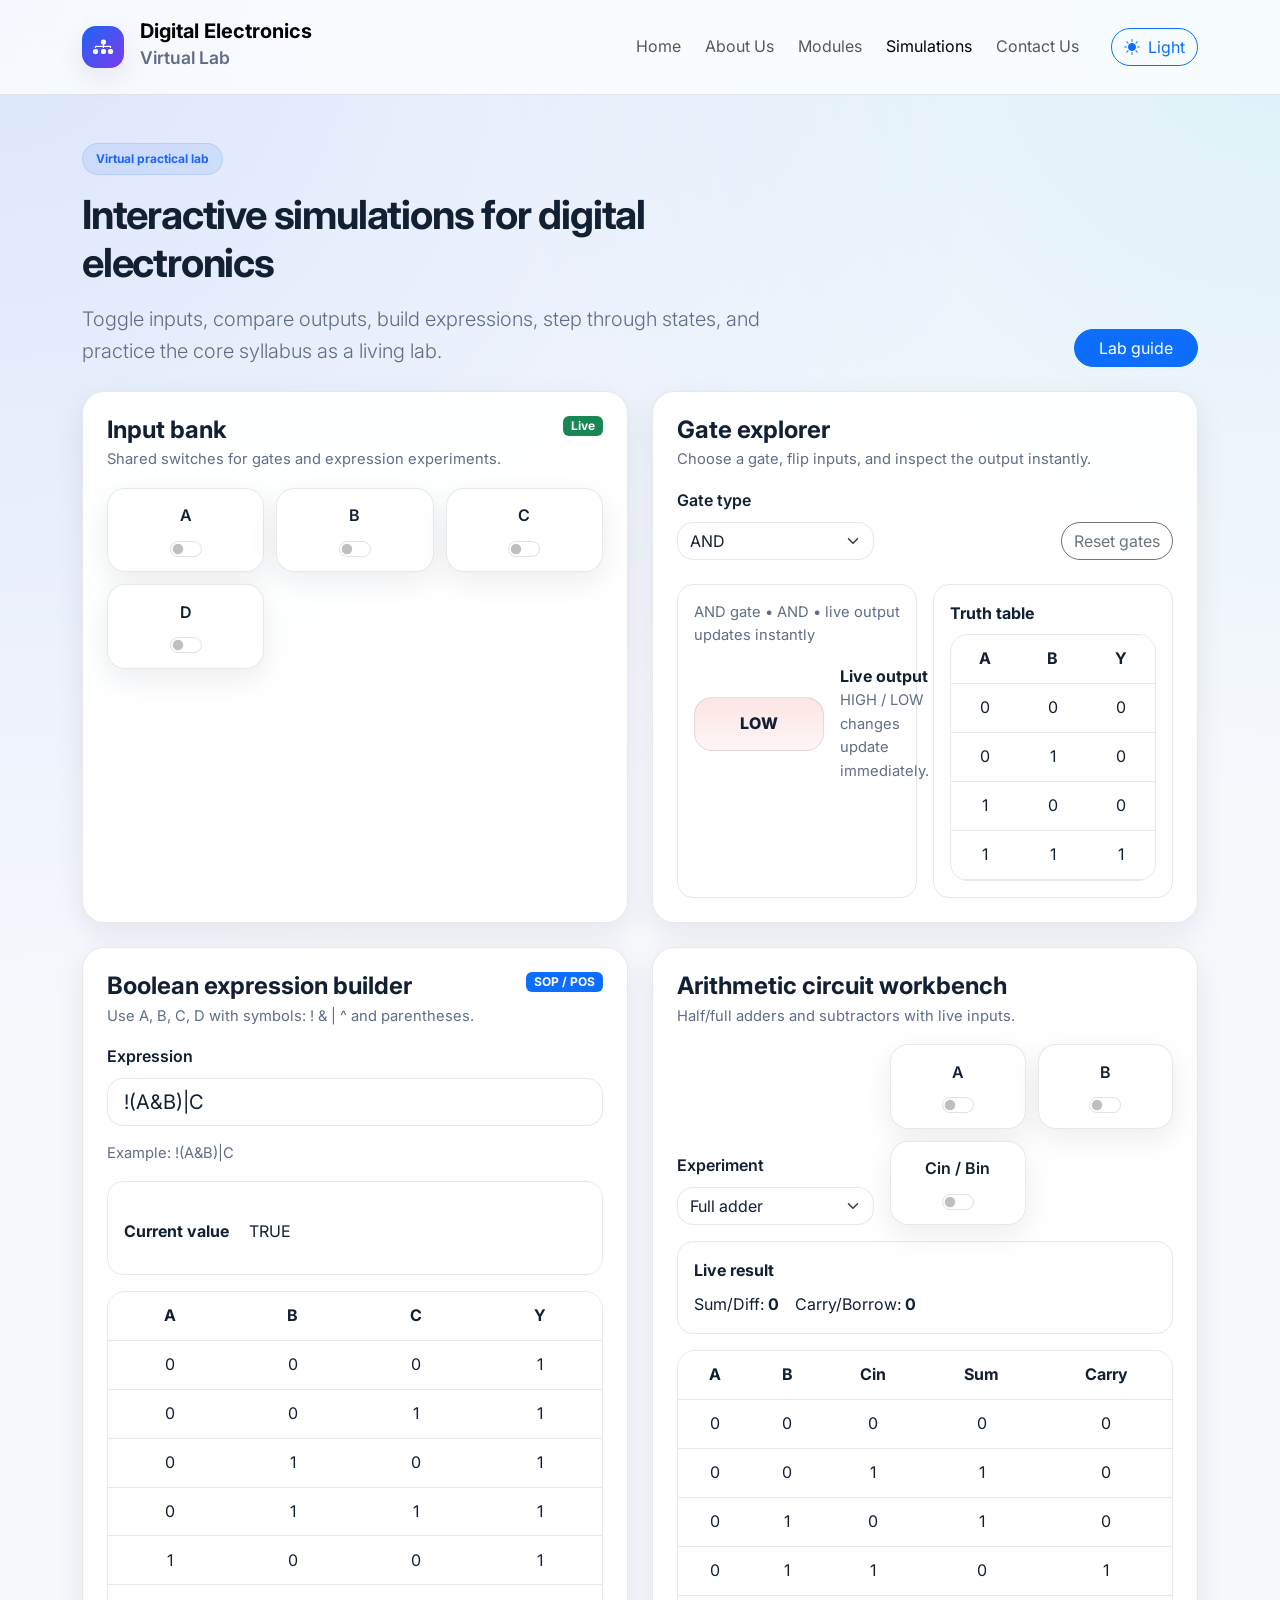
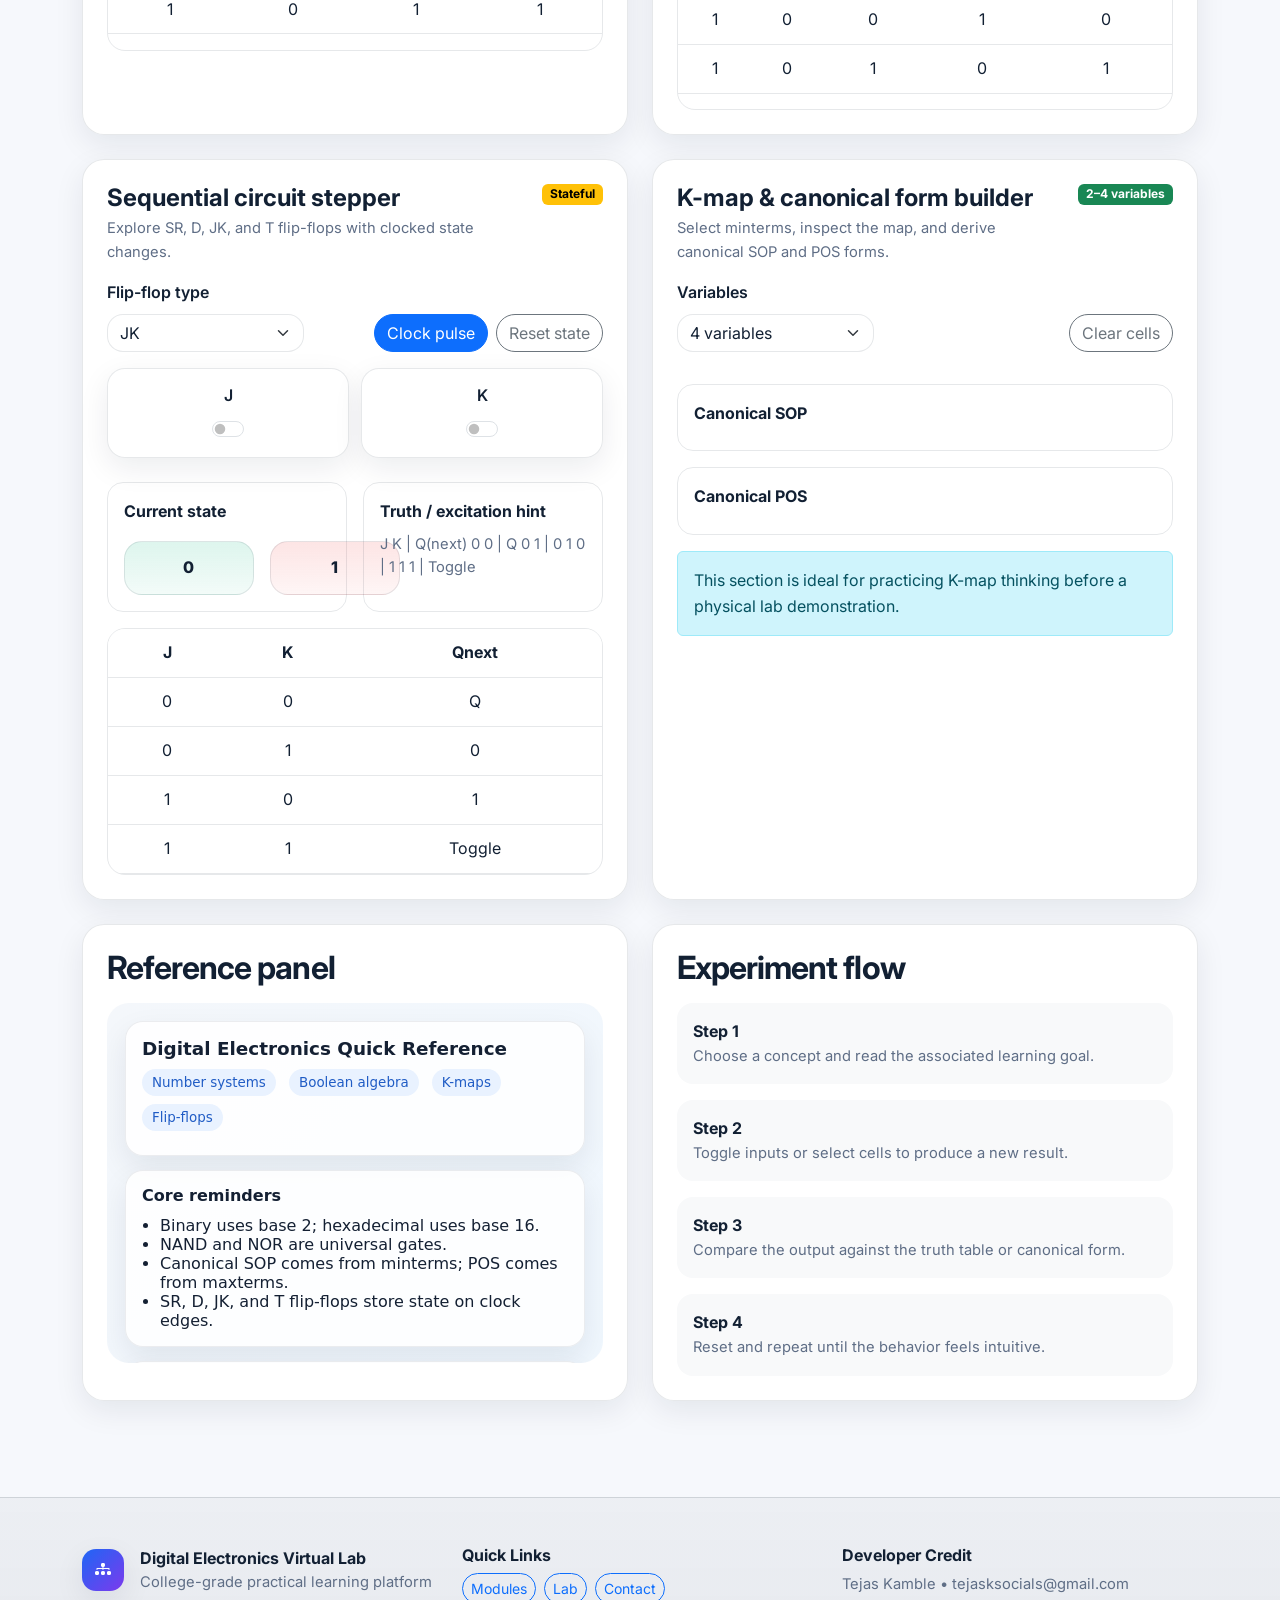
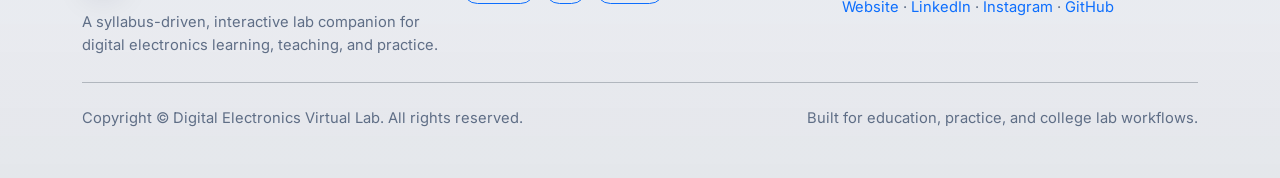
<file: digital-electronics-virtual-lab/simulations.html>
<!--
Developer: Tejas Kamble
Email: tejasksocials@gmail.com
Website: https://tejas-personal-portfolio-dev.vercel.app/
LinkedIn: https://www.linkedin.com/in/tejas-kamble-5342443b1?utm_source=share_via&utm_content=profile&utm_medium=member_android
Instagram: https://www.instagram.com/tejasworkspace_u1?igsh=MXRzcG55N3psbWxzbw==
GitHub: https://github.com/tejasworkspacews1-ui
-->
<!DOCTYPE html>
<html lang="en">
<head>
  <meta charset="UTF-8">
  <meta name="viewport" content="width=device-width, initial-scale=1.0">
  <meta name="description" content="Digital Electronics Virtual Lab - a college-grade interactive learning platform for digital electronics.">
  <title>Simulations | Digital Electronics Virtual Lab</title>
  <link href="https://cdn.jsdelivr.net/npm/bootstrap@5.3.3/dist/css/bootstrap.min.css" rel="stylesheet">
  <link href="https://cdn.jsdelivr.net/npm/bootstrap-icons@1.11.3/font/bootstrap-icons.min.css" rel="stylesheet">
  <link rel="preconnect" href="https://fonts.googleapis.com">
  <link rel="preconnect" href="https://fonts.gstatic.com" crossorigin>
  <link href="https://fonts.googleapis.com/css2?family=Inter:wght@400;500;600;700;800;900&display=swap" rel="stylesheet">
  <link href="assets/css/style.css" rel="stylesheet">
  <!--
Developer: Tejas Kamble
Email: tejasksocials@gmail.com
Website: https://tejas-personal-portfolio-dev.vercel.app/
LinkedIn: https://www.linkedin.com/in/tejas-kamble-5342443b1?utm_source=share_via&amp;utm_content=profile&amp;utm_medium=member_android
Instagram: https://www.instagram.com/tejasworkspace_u1?igsh=MXRzcG55N3psbWxzbw==
GitHub: https://github.com/tejasworkspacews1-ui
-->
</head>
<body>
  <nav class="navbar navbar-expand-lg sticky-top navbar-glass py-3">
    <div class="container">
      <a class="navbar-brand fw-bold d-flex align-items-center gap-3" href="index.html">
        <span class="brand-mark"><i class="bi bi-diagram-3-fill"></i></span>
        <span>
          <span class="d-block lh-1">Digital Electronics</span>
          <small class="text-muted-custom fw-semibold">Virtual Lab</small>
        </span>
      </a>
      <div class="d-flex align-items-center gap-2 order-lg-2">
        <button class="btn btn-outline-primary rounded-pill d-none d-lg-inline-flex align-items-center gap-2" data-theme-toggle type="button">
          <i class="bi bi-sun-fill" data-theme-icon></i> <span data-theme-label>Light</span>
        </button>
        <button class="btn btn-primary rounded-pill d-lg-none" type="button" data-bs-toggle="offcanvas" data-bs-target="#mobileMenu" aria-controls="mobileMenu">
          <i class="bi bi-list"></i>
        </button>
      </div>
      <div class="collapse navbar-collapse d-none d-lg-block">
        <ul class="navbar-nav ms-auto align-items-lg-center gap-lg-2">
          <li class="nav-item"><a class="nav-link " href="index.html">Home</a></li>
          <li class="nav-item"><a class="nav-link " href="about.html">About Us</a></li>
          <li class="nav-item"><a class="nav-link " href="modules.html">Modules</a></li>
          <li class="nav-item"><a class="nav-link active" href="simulations.html">Simulations</a></li>
          <li class="nav-item"><a class="nav-link " href="contact.html">Contact Us</a></li>
          <li class="nav-item ms-lg-3">
            <div id="google_translate_element" class="small"></div>
          </li>
        </ul>
      </div>
    </div>
  </nav>

  <div class="offcanvas offcanvas-end" tabindex="-1" id="mobileMenu" aria-labelledby="mobileMenuLabel">
    <div class="offcanvas-header">
      <h5 class="offcanvas-title" id="mobileMenuLabel">Digital Electronics Virtual Lab</h5>
      <button type="button" class="btn-close" data-bs-dismiss="offcanvas" aria-label="Close"></button>
    </div>
    <div class="offcanvas-body d-flex flex-column gap-3">
      <a class="btn btn-outline-primary rounded-pill" href="index.html">Home</a>
      <a class="btn btn-outline-primary rounded-pill" href="about.html">About Us</a>
      <a class="btn btn-outline-primary rounded-pill" href="modules.html">Modules</a>
      <a class="btn btn-outline-primary rounded-pill" href="simulations.html">Simulations</a>
      <a class="btn btn-outline-primary rounded-pill" href="contact.html">Contact Us</a>
      <div id="google_translate_element_mobile"></div>
      <button class="btn btn-dark rounded-pill mt-2" data-theme-toggle type="button">
        <i class="bi bi-sun-fill" data-theme-icon></i> <span data-theme-label>Light</span> Mode
      </button>
    </div>
  </div>

  <main>
    
<section class="container py-5">
  <div class="row align-items-end g-4 mb-4">
    <div class="col-lg-8">
      <span class="badge badge-soft mb-3">Virtual practical lab</span>
      <h1 class="display-6 fw-bold section-title mb-3">Interactive simulations for digital electronics</h1>
      <p class="lead text-muted-custom mb-0">Toggle inputs, compare outputs, build expressions, step through states, and practice the core syllabus as a living lab.</p>
    </div>
    <div class="col-lg-4 text-lg-end">
      <button class="btn btn-primary rounded-pill px-4" data-bs-toggle="modal" data-bs-target="#labGuideModal" type="button">Lab guide</button>
    </div>
  </div>

  <div class="row g-4 mb-4">
    <div class="col-lg-6">
      <div class="card-soft p-4 sim-panel">
        <div class="d-flex justify-content-between align-items-start gap-3 mb-3">
          <div>
            <h2 class="h4 fw-bold mb-1">Input bank</h2>
            <p class="small-muted mb-0">Shared switches for gates and expression experiments.</p>
          </div>
          <span class="badge text-bg-success">Live</span>
        </div>
        <div class="switch-grid">
          <div class="logic-toggle"><div class="fw-semibold">A</div><div class="form-switch"><input class="form-check-input" type="checkbox" data-bit="A"></div></div>
          <div class="logic-toggle"><div class="fw-semibold">B</div><div class="form-switch"><input class="form-check-input" type="checkbox" data-bit="B"></div></div>
          <div class="logic-toggle"><div class="fw-semibold">C</div><div class="form-switch"><input class="form-check-input" type="checkbox" data-bit="C"></div></div>
          <div class="logic-toggle"><div class="fw-semibold">D</div><div class="form-switch"><input class="form-check-input" type="checkbox" data-bit="D"></div></div>
        </div>
      </div>
    </div>
    <div class="col-lg-6">
      <div class="card-soft p-4 sim-panel">
        <h2 class="h4 fw-bold mb-1">Gate explorer</h2>
        <p class="small-muted mb-3">Choose a gate, flip inputs, and inspect the output instantly.</p>
        <div class="row g-3 align-items-end">
          <div class="col-md-5">
            <label class="form-label fw-semibold">Gate type</label>
            <select id="gateSelect" class="form-select">
              <option>NOT</option>
              <option selected>AND</option>
              <option>OR</option>
              <option>NAND</option>
              <option>NOR</option>
              <option>XOR</option>
              <option>XNOR</option>
            </select>
          </div>
          <div class="col-md-7">
            <div class="d-flex flex-wrap gap-2 justify-content-md-end">
              <button class="btn btn-outline-secondary rounded-pill" data-reset-gates type="button">Reset gates</button>
            </div>
          </div>
        </div>
        <div class="row g-3 mt-2">
          <div class="col-md-6">
            <div class="p-3 rounded-4 border h-100" style="border-color: var(--border) !important;">
              <div id="gateInfo" class="small-muted mb-3"></div>
              <div class="d-flex align-items-center gap-3">
                <div class="output-pill off" id="gateOutput">LOW</div>
                <div>
                  <div class="fw-bold">Live output</div>
                  <div class="small-muted">HIGH / LOW changes update immediately.</div>
                </div>
              </div>
            </div>
          </div>
          <div class="col-md-6">
            <div class="p-3 rounded-4 border h-100" style="border-color: var(--border) !important;">
              <strong>Truth table</strong>
              <div class="table-wrap mt-2" id="gateTruthTable"></div>
            </div>
          </div>
        </div>
      </div>
    </div>
  </div>

  <div class="row g-4 mb-4">
    <div class="col-lg-6">
      <div class="card-soft p-4 sim-panel">
        <div class="d-flex justify-content-between align-items-start gap-3 mb-3">
          <div>
            <h2 class="h4 fw-bold mb-1">Boolean expression builder</h2>
            <p class="small-muted mb-0">Use A, B, C, D with symbols: !  &amp;  |  ^  and parentheses.</p>
          </div>
          <span class="badge text-bg-primary">SOP / POS</span>
        </div>
        <label class="form-label fw-semibold">Expression</label>
        <input id="booleanExpression" class="form-control form-control-lg mb-3" value="!(A&B)|C" aria-describedby="booleanHint">
        <div id="booleanHint" class="small-muted mb-3">Example: !(A&B)|C</div>
        <div class="p-3 rounded-4 border mb-3" style="border-color: var(--border) !important;">
          <strong>Current value</strong>
          <div class="result-badge mt-2" id="expressionResult">FALSE</div>
        </div>
        <div class="table-wrap" id="expressionTruthTable"></div>
      </div>
    </div>
    <div class="col-lg-6">
      <div class="card-soft p-4 sim-panel">
        <h2 class="h4 fw-bold mb-1">Arithmetic circuit workbench</h2>
        <p class="small-muted mb-3">Half/full adders and subtractors with live inputs.</p>
        <div class="row g-3 align-items-end">
          <div class="col-md-5">
            <label class="form-label fw-semibold">Experiment</label>
            <select id="arithMode" class="form-select">
              <option value="half-adder">Half adder</option>
              <option value="full-adder" selected>Full adder</option>
              <option value="half-subtractor">Half subtractor</option>
              <option value="full-subtractor">Full subtractor</option>
            </select>
          </div>
          <div class="col-md-7">
            <div class="switch-grid">
              <div class="logic-toggle"><div class="fw-semibold">A</div><div class="form-switch"><input class="form-check-input" type="checkbox" data-a></div></div>
              <div class="logic-toggle"><div class="fw-semibold">B</div><div class="form-switch"><input class="form-check-input" type="checkbox" data-b></div></div>
              <div class="logic-toggle"><div class="fw-semibold">Cin / Bin</div><div class="form-switch"><input class="form-check-input" type="checkbox" data-cin></div></div>
            </div>
          </div>
        </div>
        <div class="p-3 rounded-4 border my-3" style="border-color: var(--border) !important;">
          <strong>Live result</strong>
          <div id="arithOutput" class="mt-2"></div>
        </div>
        <div class="table-wrap" id="arithTruthTable"></div>
      </div>
    </div>
  </div>

  <div class="row g-4 mb-4">
    <div class="col-lg-6">
      <div class="card-soft p-4 sim-panel">
        <div class="d-flex justify-content-between align-items-start gap-3 mb-3">
          <div>
            <h2 class="h4 fw-bold mb-1">Sequential circuit stepper</h2>
            <p class="small-muted mb-0">Explore SR, D, JK, and T flip-flops with clocked state changes.</p>
          </div>
          <span class="badge text-bg-warning">Stateful</span>
        </div>
        <div class="row g-3 align-items-end">
          <div class="col-md-5">
            <label class="form-label fw-semibold">Flip-flop type</label>
            <select id="ffType" class="form-select">
              <option>SR</option>
              <option>D</option>
              <option selected>JK</option>
              <option>T</option>
            </select>
          </div>
          <div class="col-md-7 d-flex flex-wrap gap-2 justify-content-md-end">
            <button class="btn btn-primary rounded-pill" data-ff-clock type="button">Clock pulse</button>
            <button class="btn btn-outline-secondary rounded-pill" data-ff-reset type="button">Reset state</button>
          </div>
        </div>
        <div class="switch-grid mt-3" id="ffPanel"></div>
        <div class="row g-3 mt-2">
          <div class="col-md-6">
            <div class="p-3 rounded-4 border h-100" style="border-color: var(--border) !important;">
              <strong>Current state</strong>
              <div class="d-flex gap-3 mt-3">
                <div class="output-pill" id="ffQ">0</div>
                <div class="output-pill off" id="ffQBar">1</div>
              </div>
            </div>
          </div>
          <div class="col-md-6">
            <div class="p-3 rounded-4 border h-100" style="border-color: var(--border) !important;">
              <strong>Truth / excitation hint</strong>
              <div id="ffNote" class="small-muted mt-2"></div>
            </div>
          </div>
        </div>
        <div class="table-wrap mt-3" id="ffTruthTable"></div>
      </div>
    </div>
    <div class="col-lg-6">
      <div class="card-soft p-4 sim-panel">
        <div class="d-flex justify-content-between align-items-start gap-3 mb-3">
          <div>
            <h2 class="h4 fw-bold mb-1">K-map & canonical form builder</h2>
            <p class="small-muted mb-0">Select minterms, inspect the map, and derive canonical SOP and POS forms.</p>
          </div>
          <span class="badge text-bg-success">2–4 variables</span>
        </div>
        <div class="row g-3 align-items-end">
          <div class="col-md-5">
            <label class="form-label fw-semibold">Variables</label>
            <select id="kmapVars" class="form-select">
              <option value="2">2 variables</option>
              <option value="3">3 variables</option>
              <option value="4" selected>4 variables</option>
            </select>
          </div>
          <div class="col-md-7 text-md-end">
            <button class="btn btn-outline-secondary rounded-pill" data-kmap-clear type="button">Clear cells</button>
          </div>
        </div>
        <div id="kmapGrid" class="mt-3"></div>
        <div class="row g-3 mt-3">
          <div class="col-12">
            <div class="p-3 rounded-4 border" style="border-color: var(--border) !important;">
              <strong>Canonical SOP</strong>
              <div id="kmapSOP" class="small-muted mt-2"></div>
            </div>
          </div>
          <div class="col-12">
            <div class="p-3 rounded-4 border" style="border-color: var(--border) !important;">
              <strong>Canonical POS</strong>
              <div id="kmapPOS" class="small-muted mt-2"></div>
            </div>
          </div>
        </div>
        <div class="alert alert-info mt-3 mb-0">
          This section is ideal for practicing K-map thinking before a physical lab demonstration.
        </div>
      </div>
    </div>
  </div>

  <div class="row g-4 align-items-stretch">
    <div class="col-lg-6">
      <div class="card-soft p-4 h-100 iframe-card">
        <h2 class="section-title fw-bold mb-3">Reference panel</h2>
        <iframe src="assets/reference-panel.html" title="Digital Electronics reference panel"></iframe>
      </div>
    </div>
    <div class="col-lg-6">
      <div class="card-soft p-4 h-100">
        <h2 class="section-title fw-bold mb-3">Experiment flow</h2>
        <div class="vstack gap-3">
          <div class="p-3 rounded-4 bg-body-tertiary"><strong>Step 1</strong><p class="small-muted mb-0">Choose a concept and read the associated learning goal.</p></div>
          <div class="p-3 rounded-4 bg-body-tertiary"><strong>Step 2</strong><p class="small-muted mb-0">Toggle inputs or select cells to produce a new result.</p></div>
          <div class="p-3 rounded-4 bg-body-tertiary"><strong>Step 3</strong><p class="small-muted mb-0">Compare the output against the truth table or canonical form.</p></div>
          <div class="p-3 rounded-4 bg-body-tertiary"><strong>Step 4</strong><p class="small-muted mb-0">Reset and repeat until the behavior feels intuitive.</p></div>
        </div>
      </div>
    </div>
  </div>

  <div class="modal fade" id="labGuideModal" tabindex="-1" aria-labelledby="labGuideModalLabel" aria-hidden="true">
    <div class="modal-dialog modal-dialog-centered modal-lg">
      <div class="modal-content rounded-4 border-0 shadow">
        <div class="modal-header border-0">
          <h2 class="modal-title h4 fw-bold" id="labGuideModalLabel">How to use the virtual lab</h2>
          <button type="button" class="btn-close" data-bs-dismiss="modal" aria-label="Close"></button>
        </div>
        <div class="modal-body pt-0">
          <div class="row g-3">
            <div class="col-md-6"><div class="p-3 rounded-4 bg-body-tertiary h-100"><strong>Gate practice</strong><p class="small-muted mb-0">Pick a gate and flip A/B to match the truth table.</p></div></div>
            <div class="col-md-6"><div class="p-3 rounded-4 bg-body-tertiary h-100"><strong>Boolean practice</strong><p class="small-muted mb-0">Enter an expression and inspect all row combinations.</p></div></div>
            <div class="col-md-6"><div class="p-3 rounded-4 bg-body-tertiary h-100"><strong>Arithmetic practice</strong><p class="small-muted mb-0">Observe sum, carry, difference, and borrow in real time.</p></div></div>
            <div class="col-md-6"><div class="p-3 rounded-4 bg-body-tertiary h-100"><strong>Sequential practice</strong><p class="small-muted mb-0">Apply a clock pulse to advance the stored state.</p></div></div>
          </div>
        </div>
      </div>
    </div>
  </div>
</section>

  </main>

  <footer class="footer-shell mt-5 py-5">
    <div class="container">
      <div class="row g-4 align-items-start">
        <div class="col-lg-4">
          <div class="d-flex align-items-center gap-3 mb-3">
            <span class="brand-mark"><i class="bi bi-diagram-3-fill"></i></span>
            <div>
              <div class="fw-bold">Digital Electronics Virtual Lab</div>
              <div class="small-muted">College-grade practical learning platform</div>
            </div>
          </div>
          <p class="small-muted mb-0">A syllabus-driven, interactive lab companion for digital electronics learning, teaching, and practice.</p>
        </div>
        <div class="col-lg-4">
          <h2 class="h6 fw-bold">Quick Links</h2>
          <div class="d-flex flex-wrap gap-2">
            <a class="btn btn-sm btn-outline-primary rounded-pill" href="modules.html">Modules</a>
            <a class="btn btn-sm btn-outline-primary rounded-pill" href="simulations.html">Lab</a>
            <a class="btn btn-sm btn-outline-primary rounded-pill" href="contact.html">Contact</a>
          </div>
        </div>
        <div class="col-lg-4">
          <h2 class="h6 fw-bold">Developer Credit</h2>
          <div class="small-muted">
            Tejas Kamble • tejasksocials@gmail.com<br>
            <a class="link-primary" href="https://tejas-personal-portfolio-dev.vercel.app/" target="_blank" rel="noopener noreferrer">Website</a> ·
            <a class="link-primary" href="https://www.linkedin.com/in/tejas-kamble-5342443b1?utm_source=share_via&amp;utm_content=profile&amp;utm_medium=member_android" target="_blank" rel="noopener noreferrer">LinkedIn</a> ·
            <a class="link-primary" href="https://www.instagram.com/tejasworkspace_u1?igsh=MXRzcG55N3psbWxzbw==" target="_blank" rel="noopener noreferrer">Instagram</a> ·
            <a class="link-primary" href="https://github.com/tejasworkspacews1-ui" target="_blank" rel="noopener noreferrer">GitHub</a>
          </div>
        </div>
      </div>
      <hr class="my-4">
      <div class="d-flex flex-column flex-md-row justify-content-between align-items-md-center gap-2">
        <div class="small-muted">Copyright © Digital Electronics Virtual Lab. All rights reserved.</div>
        <div class="small-muted">Built for education, practice, and college lab workflows.</div>
      </div>
    </div>
  </footer>

  <script src="https://cdn.jsdelivr.net/npm/bootstrap@5.3.3/dist/js/bootstrap.bundle.min.js"></script>
  <script src="assets/js/main.js"></script>
</body>
</html>
</file>
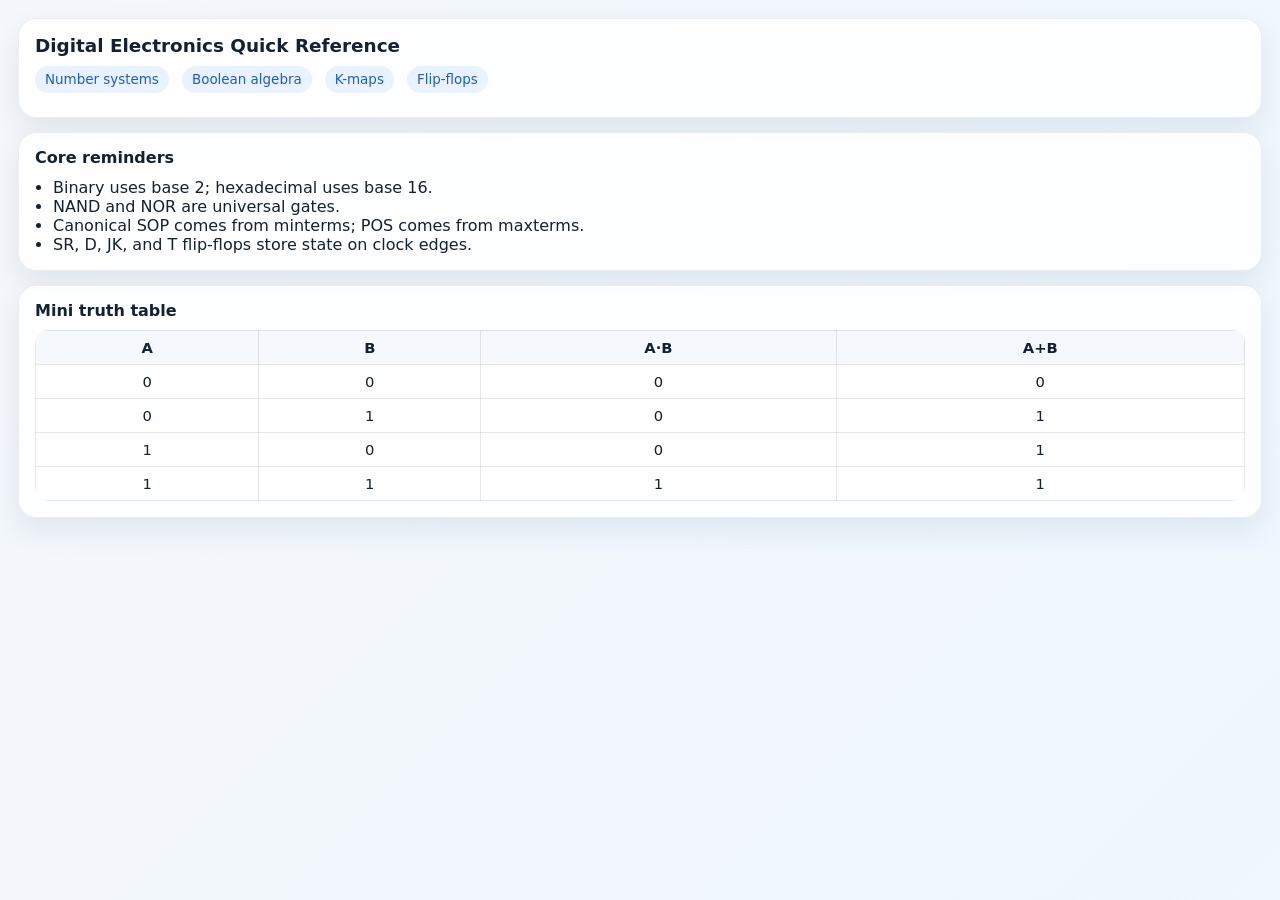
<file: digital-electronics-virtual-lab/assets/reference-panel.html>
<!--
Developer: Tejas Kamble
Email: tejasksocials@gmail.com
Website: https://tejas-personal-portfolio-dev.vercel.app/
LinkedIn: https://www.linkedin.com/in/tejas-kamble-5342443b1?utm_source=share_via&utm_content=profile&utm_medium=member_android
Instagram: https://www.instagram.com/tejasworkspace_u1?igsh=MXRzcG55N3psbWxzbw==
GitHub: https://github.com/tejasworkspacews1-ui
-->
<!DOCTYPE html>
<html lang="en">
<head>
  <meta charset="UTF-8">
  <meta name="viewport" content="width=device-width, initial-scale=1.0">
  <title>Reference Panel</title>
  <style>
    body {
      margin: 0;
      font-family: Inter, system-ui, sans-serif;
      background: linear-gradient(135deg, #f4f7fb, #eef7ff);
      color: #142033;
      padding: 18px;
    }
    .card {
      border-radius: 18px;
      background: rgba(255,255,255,0.85);
      box-shadow: 0 12px 30px rgba(10, 29, 53, 0.08);
      padding: 16px;
      margin-bottom: 14px;
      border: 1px solid rgba(20,32,51,0.08);
    }
    h1, h2 {
      margin: 0 0 10px;
      line-height: 1.15;
    }
    h1 { font-size: 1.15rem; }
    h2 { font-size: 1rem; }
    ul { margin: 0; padding-left: 18px; }
    .tag {
      display: inline-block;
      padding: 6px 10px;
      border-radius: 999px;
      background: #e9f2ff;
      color: #205cc5;
      margin: 0 8px 8px 0;
      font-size: 0.84rem;
    }
    .grid {
      display: grid;
      grid-template-columns: repeat(2, minmax(0, 1fr));
      gap: 10px;
    }
    table {
      width: 100%;
      border-collapse: collapse;
      font-size: 0.92rem;
      background: white;
      border-radius: 14px;
      overflow: hidden;
    }
    th, td {
      border: 1px solid rgba(20,32,51,0.10);
      padding: 8px;
      text-align: center;
    }
    th {
      background: #f5f8fd;
    }
  </style>
</head>
<body>
  <div class="card">
    <h1>Digital Electronics Quick Reference</h1>
    <div class="tag">Number systems</div>
    <div class="tag">Boolean algebra</div>
    <div class="tag">K-maps</div>
    <div class="tag">Flip-flops</div>
  </div>
  <div class="card">
    <h2>Core reminders</h2>
    <ul>
      <li>Binary uses base 2; hexadecimal uses base 16.</li>
      <li>NAND and NOR are universal gates.</li>
      <li>Canonical SOP comes from minterms; POS comes from maxterms.</li>
      <li>SR, D, JK, and T flip-flops store state on clock edges.</li>
    </ul>
  </div>
  <div class="card">
    <h2>Mini truth table</h2>
    <table>
      <thead><tr><th>A</th><th>B</th><th>A·B</th><th>A+B</th></tr></thead>
      <tbody>
        <tr><td>0</td><td>0</td><td>0</td><td>0</td></tr>
        <tr><td>0</td><td>1</td><td>0</td><td>1</td></tr>
        <tr><td>1</td><td>0</td><td>0</td><td>1</td></tr>
        <tr><td>1</td><td>1</td><td>1</td><td>1</td></tr>
      </tbody>
    </table>
  </div>
</body>
</html>
</file>
<file: digital-electronics-virtual-lab/assets/css/style.css>
/* 
Developer: Tejas Kamble
Email: tejasksocials@gmail.com
Website: https://tejas-personal-portfolio-dev.vercel.app/
LinkedIn: https://www.linkedin.com/in/tejas-kamble-5342443b1?utm_source=share_via&utm_content=profile&utm_medium=member_android
Instagram: https://www.instagram.com/tejasworkspace_u1?igsh=MXRzcG55N3psbWxzbw==
GitHub: https://github.com/tejasworkspacews1-ui
*/

:root {
  --bg: #f6f8fc;
  --surface: rgba(255,255,255,0.82);
  --surface-2: rgba(255,255,255,0.95);
  --text: #122033;
  --muted: #5f6e86;
  --border: rgba(17, 32, 51, 0.10);
  --primary: #1e66f5;
  --primary-2: #00b8d9;
  --accent: #7c3aed;
  --success: #10b981;
  --warning: #f59e0b;
  --danger: #ef4444;
  --shadow: 0 18px 45px rgba(13, 29, 53, 0.10);
  --shadow-soft: 0 10px 30px rgba(13, 29, 53, 0.08);
  --radius-xl: 28px;
  --radius-lg: 22px;
  --radius-md: 16px;
  --radius-sm: 12px;
}

html[data-bs-theme="dark"] {
  --bg: #07101c;
  --surface: rgba(12,20,31,0.78);
  --surface-2: rgba(14,25,39,0.94);
  --text: #e8eef8;
  --muted: #a8b6cc;
  --border: rgba(232, 238, 248, 0.10);
  --primary: #5ea0ff;
  --primary-2: #50d8f2;
  --accent: #a78bfa;
  --shadow: 0 18px 45px rgba(0, 0, 0, 0.35);
  --shadow-soft: 0 10px 30px rgba(0, 0, 0, 0.22);
}

* {
  box-sizing: border-box;
}

html {
  scroll-behavior: smooth;
}

body {
  background:
    radial-gradient(circle at top left, rgba(30, 102, 245, 0.12), transparent 28%),
    radial-gradient(circle at top right, rgba(0, 184, 217, 0.10), transparent 22%),
    linear-gradient(180deg, var(--bg) 0%, var(--bg) 100%);
  color: var(--text);
  font-family: Inter, system-ui, -apple-system, BlinkMacSystemFont, "Segoe UI", sans-serif;
  line-height: 1.6;
}

a {
  color: inherit;
  text-decoration: none;
}

img {
  max-width: 100%;
  display: block;
}

.text-muted-custom {
  color: var(--muted) !important;
}

.navbar-glass {
  backdrop-filter: blur(18px);
  background: rgba(255,255,255,0.72);
  border-bottom: 1px solid var(--border);
}

html[data-bs-theme="dark"] .navbar-glass {
  background: rgba(6, 12, 20, 0.72);
}

.brand-mark {
  width: 42px;
  height: 42px;
  border-radius: 14px;
  display: grid;
  place-items: center;
  background: linear-gradient(135deg, var(--primary), var(--accent));
  color: white;
  box-shadow: var(--shadow-soft);
}

.hero-shell {
  position: relative;
  overflow: hidden;
  border: 1px solid var(--border);
  border-radius: 34px;
  background: linear-gradient(135deg, rgba(30,102,245,0.10), rgba(124,58,237,0.10), rgba(0,184,217,0.08));
  box-shadow: var(--shadow);
}

.hero-shell::before {
  content: "";
  position: absolute;
  inset: 0;
  background:
    radial-gradient(circle at 15% 20%, rgba(30,102,245,0.22), transparent 20%),
    radial-gradient(circle at 85% 15%, rgba(0,184,217,0.20), transparent 18%),
    radial-gradient(circle at 70% 90%, rgba(124,58,237,0.16), transparent 20%);
  pointer-events: none;
}

.hero-content {
  position: relative;
  z-index: 1;
}

.glass-card {
  background: var(--surface);
  border: 1px solid var(--border);
  box-shadow: var(--shadow-soft);
  backdrop-filter: blur(14px);
  border-radius: var(--radius-xl);
}

.card-soft {
  background: var(--surface-2);
  border: 1px solid var(--border);
  border-radius: var(--radius-lg);
  box-shadow: var(--shadow-soft);
}

.section-title {
  letter-spacing: -0.03em;
}

.badge-soft {
  background: rgba(30,102,245,0.10);
  color: var(--primary);
  border: 1px solid rgba(30,102,245,0.12);
  border-radius: 999px;
  padding: 0.55rem 0.8rem;
}

.feature-icon {
  width: 52px;
  height: 52px;
  border-radius: 16px;
  display: grid;
  place-items: center;
  background: linear-gradient(135deg, rgba(30,102,245,0.18), rgba(124,58,237,0.18));
  color: var(--primary);
  margin-bottom: 1rem;
}

.stat-card {
  padding: 1.2rem;
  border-radius: 18px;
  background: linear-gradient(180deg, rgba(255,255,255,0.8), rgba(255,255,255,0.55));
  border: 1px solid var(--border);
}

html[data-bs-theme="dark"] .stat-card {
  background: linear-gradient(180deg, rgba(10,18,28,0.82), rgba(10,18,28,0.6));
}

.counter {
  font-size: clamp(1.6rem, 2.5vw, 2.5rem);
  font-weight: 800;
  letter-spacing: -0.04em;
}

.hero-carousel .carousel-inner, .hero-carousel .carousel-item {
  border-radius: 28px;
  overflow: hidden;
}

.hero-carousel .carousel-item img {
  height: 100%;
  object-fit: cover;
}

.horizontal-gallery {
  overflow: hidden;
  mask-image: linear-gradient(90deg, transparent, black 7%, black 93%, transparent);
}

.gallery-track {
  display: flex;
  gap: 1rem;
  width: max-content;
  animation: scroll-gallery 28s linear infinite;
}

.gallery-card {
  width: 220px;
  min-width: 220px;
  border-radius: 22px;
  overflow: hidden;
  border: 1px solid var(--border);
  background: var(--surface);
  box-shadow: var(--shadow-soft);
}

.gallery-card img {
  width: 100%;
  height: 140px;
  object-fit: cover;
}

.gallery-card .caption {
  padding: 0.9rem 1rem;
}

@keyframes scroll-gallery {
  from { transform: translateX(0); }
  to { transform: translateX(-50%); }
}

.hover-lift {
  transition: transform 0.25s ease, box-shadow 0.25s ease, border-color 0.25s ease;
}

.hover-lift:hover {
  transform: translateY(-5px);
  box-shadow: var(--shadow);
  border-color: rgba(30,102,245,0.25);
}

.topic-card {
  height: 100%;
}

.topic-tags .badge {
  margin-right: 0.4rem;
  margin-bottom: 0.4rem;
}

.filter-wrap {
  position: sticky;
  top: 1rem;
  z-index: 10;
}

.sim-panel {
  min-height: 100%;
}

.switch-grid {
  display: grid;
  grid-template-columns: repeat(auto-fit, minmax(120px, 1fr));
  gap: 0.75rem;
}

.logic-toggle {
  border-radius: 18px;
  border: 1px solid var(--border);
  background: var(--surface-2);
  padding: 0.9rem;
  text-align: center;
  box-shadow: var(--shadow-soft);
}

.logic-toggle .form-switch {
  display: flex;
  justify-content: center;
  margin-top: 0.5rem;
}

.result-badge {
  font-size: 1rem;
  padding: 0.8rem 1rem;
  border-radius: 18px;
  display: inline-flex;
  align-items: center;
  gap: 0.5rem;
}

.output-pill {
  min-width: 130px;
  min-height: 54px;
  display: grid;
  place-items: center;
  border-radius: 18px;
  font-weight: 800;
  letter-spacing: 0.03em;
  border: 1px solid var(--border);
  background: linear-gradient(180deg, rgba(16,185,129,0.14), rgba(16,185,129,0.05));
}

.output-pill.off {
  background: linear-gradient(180deg, rgba(239,68,68,0.14), rgba(239,68,68,0.05));
}

.truth-table {
  width: 100%;
  border-collapse: separate;
  border-spacing: 0;
  overflow: hidden;
}

.truth-table th, .truth-table td {
  border-bottom: 1px solid var(--border);
  padding: 0.7rem 0.85rem;
  text-align: center;
}

.truth-table thead th {
  position: sticky;
  top: 0;
  background: var(--surface-2);
  z-index: 1;
}

.table-wrap {
  max-height: 360px;
  overflow: auto;
  border-radius: 18px;
  border: 1px solid var(--border);
}

.form-control, .form-select {
  border-radius: 16px;
  border-color: var(--border);
  background-color: var(--surface-2);
  color: var(--text);
}

.form-control:focus, .form-select:focus {
  border-color: rgba(30,102,245,0.45);
  box-shadow: 0 0 0 0.2rem rgba(30,102,245,0.12);
}

.nav-pills .nav-link {
  border-radius: 999px;
}

.footer-shell {
  background: linear-gradient(180deg, rgba(14,25,39,0.04), rgba(14,25,39,0.08));
  border-top: 1px solid var(--border);
}

html[data-bs-theme="dark"] .footer-shell {
  background: linear-gradient(180deg, rgba(255,255,255,0.02), rgba(255,255,255,0.04));
}

.small-muted {
  font-size: 0.92rem;
  color: var(--muted);
}

.icon-chip {
  width: 38px;
  height: 38px;
  border-radius: 12px;
  display: inline-grid;
  place-items: center;
  background: rgba(30,102,245,0.10);
  color: var(--primary);
}

.accordion-button {
  border-radius: 16px !important;
}

.accordion-item {
  border-radius: 18px !important;
  overflow: hidden;
  border: 1px solid var(--border);
  background: var(--surface-2);
  box-shadow: var(--shadow-soft);
}

.accordion-body {
  background: transparent;
}

.iframe-card iframe {
  width: 100%;
  min-height: 360px;
  border: 0;
  border-radius: 22px;
  background: white;
}

@media (max-width: 991.98px) {
  .hero-shell {
    border-radius: 28px;
  }
  .gallery-card {
    width: 180px;
    min-width: 180px;
  }
}

@media (max-width: 575.98px) {
  .hero-carousel .carousel-inner, .hero-carousel .carousel-item {
    border-radius: 20px;
  }
  .gallery-card {
    width: 160px;
    min-width: 160px;
  }
  .counter {
    font-size: 1.8rem;
  }
}
</file>
